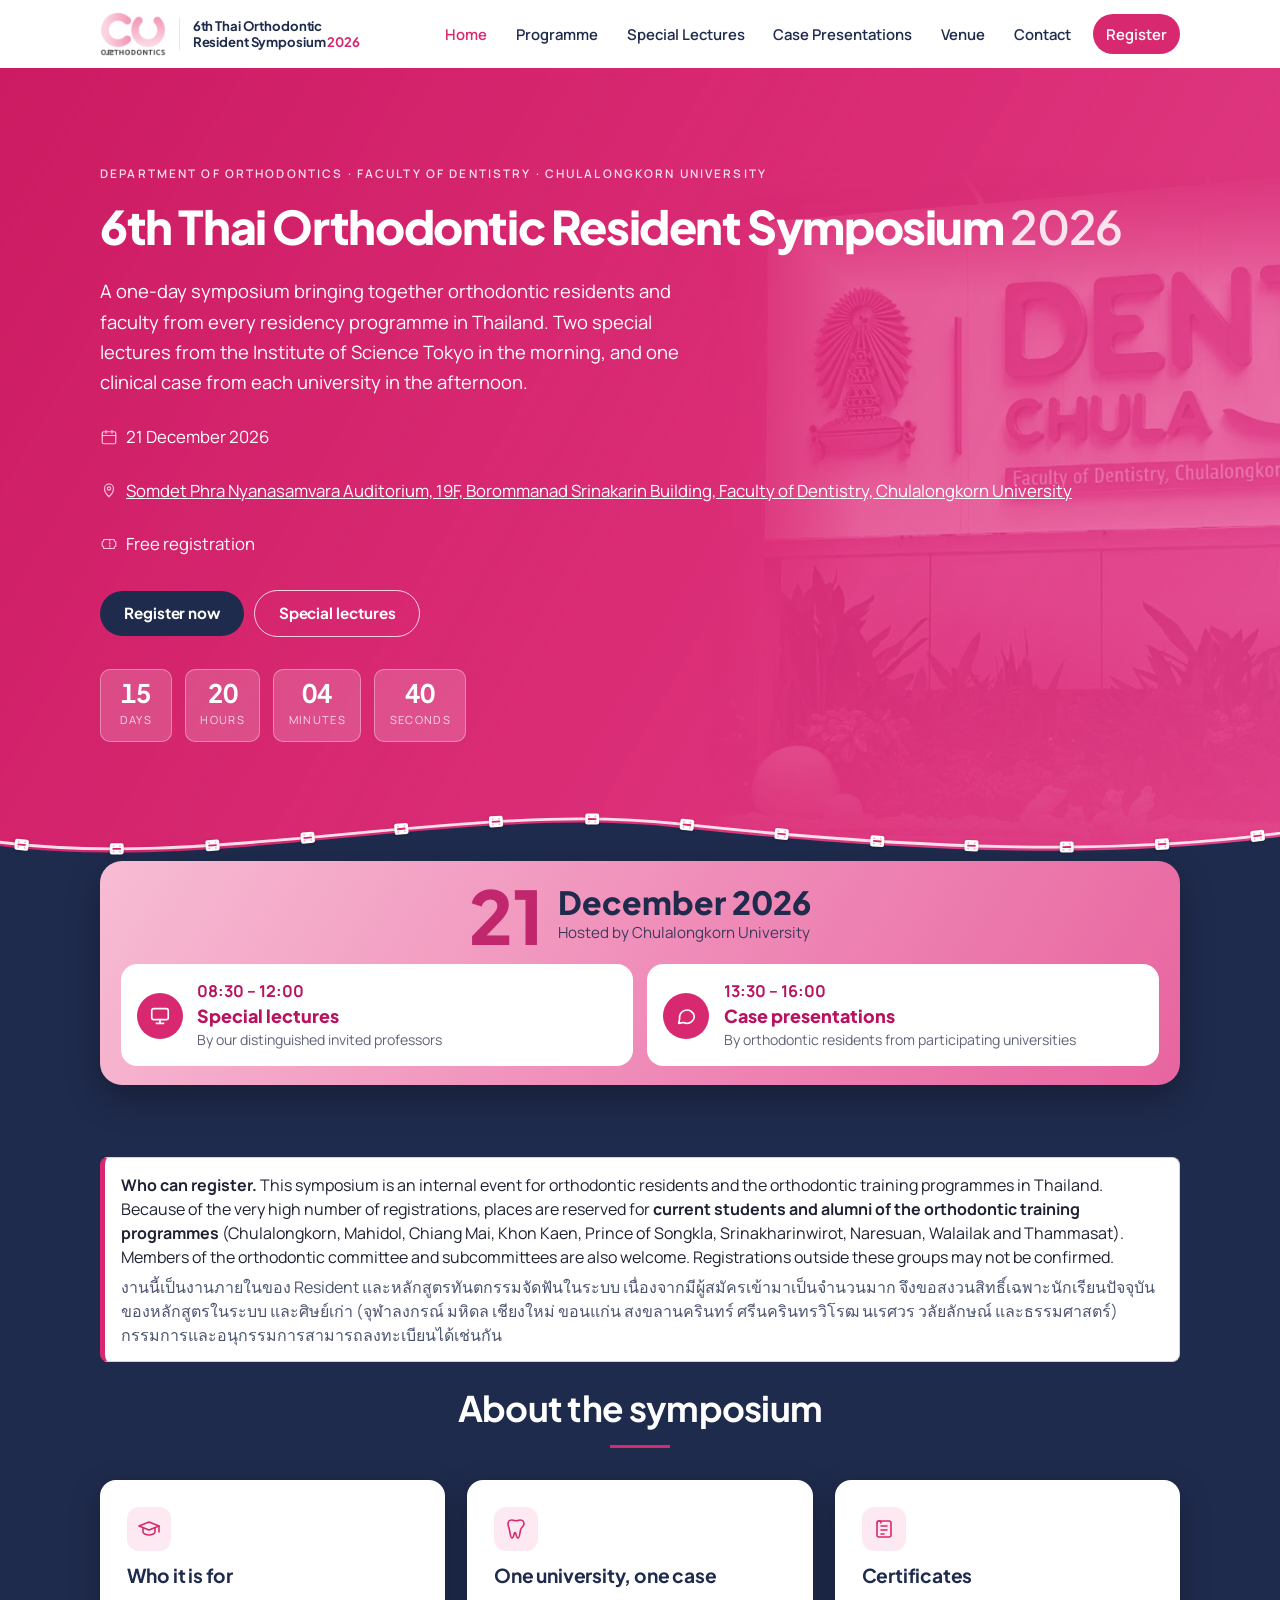
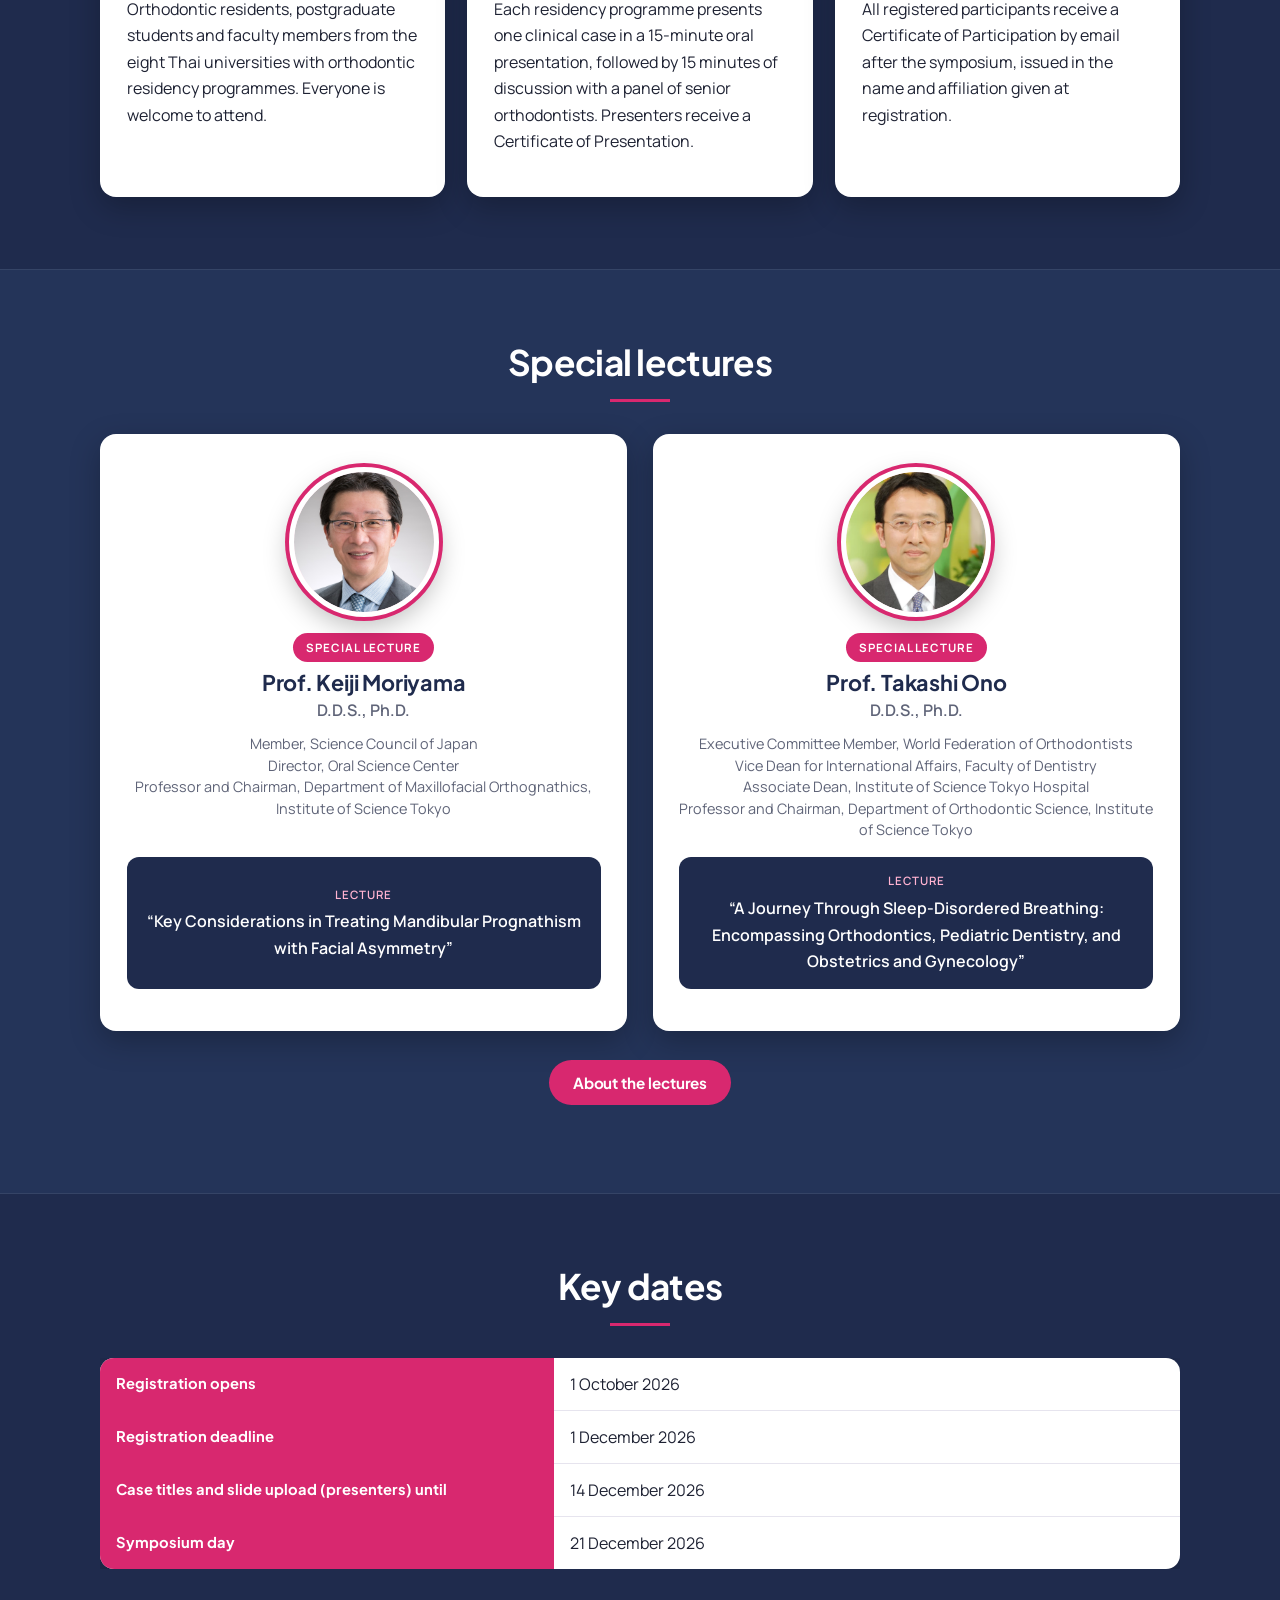
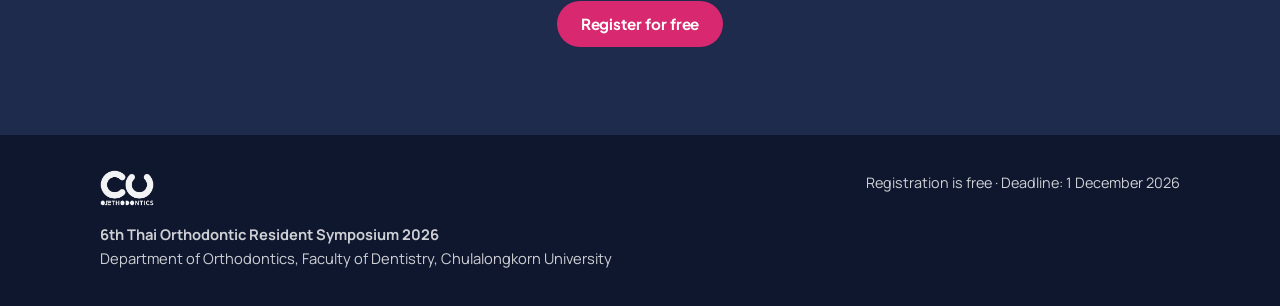
<file: index.html>
<!DOCTYPE html>
<html lang="en">
<head>
<meta charset="utf-8">
<meta name="viewport" content="width=device-width, initial-scale=1">
<title>Home · 6th Thai Orthodontic Resident Symposium 2026</title>
<meta name="description" content="6th Thai Orthodontic Resident Symposium 2026, Department of Orthodontics, Faculty of Dentistry, Chulalongkorn University. Free registration.">
<link rel="icon" type="image/png" href="assets/favicon.png">
<link rel="preconnect" href="https://fonts.googleapis.com">
<link href="https://fonts.googleapis.com/css2?family=Plus+Jakarta+Sans:wght@500;600;700;800&family=Manrope:wght@400;500;600;700&family=Cormorant+Garamond:ital,wght@0,600;1,500&display=swap" rel="stylesheet">
<script>if(!matchMedia("(prefers-reduced-motion: reduce)").matches&&"IntersectionObserver" in window){document.documentElement.classList.add("js");setTimeout(function(){document.documentElement.classList.remove("js")},3000)}</script>
<link rel="stylesheet" href="css/style.css?v=20261125b">
</head>
<body>
<header class="site-header">
  <div class="wrap nav-wrap">
    <a class="brand" href="index.html"><img src="assets/orthocu-600.png" alt="OrthoCU, Department of Orthodontics, Chulalongkorn University"><span>6th Thai Orthodontic<br>Resident Symposium <b>2026</b></span></a>
    <button class="nav-toggle" aria-label="Menu" aria-expanded="false"><svg viewBox="0 0 24 24" width="22" height="22" fill="none" stroke="currentColor" stroke-width="2" stroke-linecap="round" aria-hidden="true"><path d="M4 7h16M4 12h16M4 17h16"/></svg></button>
    <nav class="nav">
      <a href="index.html">Home</a>
      <a href="programme.html">Programme</a>
      <a href="speakers.html">Special Lectures</a>
      <a href="call.html">Case Presentations</a>
      <a href="venue.html">Venue</a>
      <a href="contact.html">Contact</a>
      <a href="register.html" class="btn-nav">Register</a>
    </nav>
  </div>
</header>
<section class="hero">
  <div class="wrap">
  <div class="hero-art" aria-hidden="true">
<svg class="arch" xmlns="http://www.w3.org/2000/svg" viewBox="95 45 409 247" fill="none" stroke="currentColor" stroke-width="2" stroke-linecap="round" stroke-linejoin="round" aria-hidden="true">
  <g class="teeth">
    <rect x="264.1" y="79.7" width="34.0" height="14.0" rx="6.3" transform="rotate(-10.3 281.1 86.7)" pathLength="1" style="--i:0"/>
    <rect x="235.1" y="91.5" width="27.0" height="13.0" rx="5.9" transform="rotate(-27.6 248.6 98.0)" pathLength="1" style="--i:1"/>
    <rect x="206.9" y="108.4" width="30.0" height="16.0" rx="7.2" transform="rotate(-41.1 221.9 116.4)" pathLength="1" style="--i:2"/>
    <rect x="185.4" y="130.5" width="28.0" height="20.0" rx="9.0" transform="rotate(-52.3 199.4 140.5)" pathLength="1" style="--i:3"/>
    <path d="M191.0,140.5 L207.8,140.5" transform="rotate(-52.3 199.4 140.5)" stroke-width="1.2" opacity=".55" pathLength="1" style="--i:3"/>
    <rect x="168.0" y="157.3" width="28.0" height="20.0" rx="9.0" transform="rotate(-61.3 182.0 167.3)" pathLength="1" style="--i:4"/>
    <path d="M173.6,167.3 L190.4,167.3" transform="rotate(-61.3 182.0 167.3)" stroke-width="1.2" opacity=".55" pathLength="1" style="--i:4"/>
    <rect x="145.1" y="188.0" width="42.0" height="30.0" rx="13.5" transform="rotate(-70.6 166.1 203.0)" pathLength="1" style="--i:5"/>
    <path d="M153.5,203.0 L178.7,203.0" transform="rotate(-70.6 166.1 203.0)" stroke-width="1.2" opacity=".55" pathLength="1" style="--i:5"/>
    <rect x="134.7" y="231.4" width="40.0" height="30.0" rx="13.5" transform="rotate(-79.8 154.7 246.4)" pathLength="1" style="--i:6"/>
    <path d="M142.7,246.4 L166.7,246.4" transform="rotate(-79.8 154.7 246.4)" stroke-width="1.2" opacity=".55" pathLength="1" style="--i:6"/>
    <rect x="301.9" y="79.7" width="34.0" height="14.0" rx="6.3" transform="rotate(10.3 318.9 86.7)" pathLength="1" style="--i:7"/>
    <rect x="337.9" y="91.5" width="27.0" height="13.0" rx="5.9" transform="rotate(27.6 351.4 98.0)" pathLength="1" style="--i:8"/>
    <rect x="363.1" y="108.4" width="30.0" height="16.0" rx="7.2" transform="rotate(41.1 378.1 116.4)" pathLength="1" style="--i:9"/>
    <rect x="386.6" y="130.5" width="28.0" height="20.0" rx="9.0" transform="rotate(52.3 400.6 140.5)" pathLength="1" style="--i:10"/>
    <path d="M392.2,140.5 L409.0,140.5" transform="rotate(52.3 400.6 140.5)" stroke-width="1.2" opacity=".55" pathLength="1" style="--i:10"/>
    <rect x="404.0" y="157.3" width="28.0" height="20.0" rx="9.0" transform="rotate(61.3 418.0 167.3)" pathLength="1" style="--i:11"/>
    <path d="M409.6,167.3 L426.4,167.3" transform="rotate(61.3 418.0 167.3)" stroke-width="1.2" opacity=".55" pathLength="1" style="--i:11"/>
    <rect x="412.9" y="188.0" width="42.0" height="30.0" rx="13.5" transform="rotate(70.6 433.9 203.0)" pathLength="1" style="--i:12"/>
    <path d="M421.3,203.0 L446.5,203.0" transform="rotate(70.6 433.9 203.0)" stroke-width="1.2" opacity=".55" pathLength="1" style="--i:12"/>
    <rect x="425.3" y="231.4" width="40.0" height="30.0" rx="13.5" transform="rotate(79.8 445.3 246.4)" pathLength="1" style="--i:13"/>
    <path d="M433.3,246.4 L457.3,246.4" transform="rotate(79.8 445.3 246.4)" stroke-width="1.2" opacity=".55" pathLength="1" style="--i:13"/>
  </g>
  <g class="brackets" stroke-width="1.8">
    <rect x="275.1" y="70.3" width="9.0" height="9.0" rx="1.5" transform="rotate(-10.3 279.6 74.8)" pathLength="1" style="--i:0"/>
    <path d="M275.1,74.8 L284.1,74.8" transform="rotate(-10.3 279.6 74.8)" stroke-width="1" opacity=".7" pathLength="1" style="--i:0"/>
    <rect x="240.2" y="82.7" width="9.0" height="9.0" rx="1.5" transform="rotate(-27.6 244.7 87.2)" pathLength="1" style="--i:1"/>
    <path d="M240.2,87.2 L249.2,87.2" transform="rotate(-27.6 244.7 87.2)" stroke-width="1" opacity=".7" pathLength="1" style="--i:1"/>
    <rect x="210.6" y="100.8" width="9.0" height="9.0" rx="1.5" transform="rotate(-41.1 215.1 105.3)" pathLength="1" style="--i:2"/>
    <path d="M210.6,105.3 L219.6,105.3" transform="rotate(-41.1 215.1 105.3)" stroke-width="1" opacity=".7" pathLength="1" style="--i:2"/>
    <rect x="184.9" y="124.9" width="9.0" height="9.0" rx="1.5" transform="rotate(-52.3 189.4 129.4)" pathLength="1" style="--i:3"/>
    <path d="M184.9,129.4 L193.9,129.4" transform="rotate(-52.3 189.4 129.4)" stroke-width="1" opacity=".7" pathLength="1" style="--i:3"/>
    <rect x="165.7" y="153.5" width="9.0" height="9.0" rx="1.5" transform="rotate(-61.3 170.2 158.0)" pathLength="1" style="--i:4"/>
    <path d="M165.7,158.0 L174.7,158.0" transform="rotate(-61.3 170.2 158.0)" stroke-width="1" opacity=".7" pathLength="1" style="--i:4"/>
    <rect x="142.3" y="187.9" width="12.0" height="12.0" rx="1.5" transform="rotate(-70.6 148.3 193.9)" pathLength="1" style="--i:5"/>
    <path d="M142.3,193.9 L154.3,193.9" transform="rotate(-70.6 148.3 193.9)" stroke-width="1" opacity=".7" pathLength="1" style="--i:5"/>
    <rect x="129.4" y="238.5" width="12.0" height="6" rx="1.5" transform="rotate(-79.8 135.4 241.5)" pathLength="1" style="--i:6"/>
    <rect x="315.9" y="70.3" width="9.0" height="9.0" rx="1.5" transform="rotate(10.3 320.4 74.8)" pathLength="1" style="--i:7"/>
    <path d="M315.9,74.8 L324.9,74.8" transform="rotate(10.3 320.4 74.8)" stroke-width="1" opacity=".7" pathLength="1" style="--i:7"/>
    <rect x="350.8" y="82.7" width="9.0" height="9.0" rx="1.5" transform="rotate(27.6 355.3 87.2)" pathLength="1" style="--i:8"/>
    <path d="M350.8,87.2 L359.8,87.2" transform="rotate(27.6 355.3 87.2)" stroke-width="1" opacity=".7" pathLength="1" style="--i:8"/>
    <rect x="380.4" y="100.8" width="9.0" height="9.0" rx="1.5" transform="rotate(41.1 384.9 105.3)" pathLength="1" style="--i:9"/>
    <path d="M380.4,105.3 L389.4,105.3" transform="rotate(41.1 384.9 105.3)" stroke-width="1" opacity=".7" pathLength="1" style="--i:9"/>
    <rect x="406.1" y="124.9" width="9.0" height="9.0" rx="1.5" transform="rotate(52.3 410.6 129.4)" pathLength="1" style="--i:10"/>
    <path d="M406.1,129.4 L415.1,129.4" transform="rotate(52.3 410.6 129.4)" stroke-width="1" opacity=".7" pathLength="1" style="--i:10"/>
    <rect x="425.3" y="153.5" width="9.0" height="9.0" rx="1.5" transform="rotate(61.3 429.8 158.0)" pathLength="1" style="--i:11"/>
    <path d="M425.3,158.0 L434.3,158.0" transform="rotate(61.3 429.8 158.0)" stroke-width="1" opacity=".7" pathLength="1" style="--i:11"/>
    <rect x="445.7" y="187.9" width="12.0" height="12.0" rx="1.5" transform="rotate(70.6 451.7 193.9)" pathLength="1" style="--i:12"/>
    <path d="M445.7,193.9 L457.7,193.9" transform="rotate(70.6 451.7 193.9)" stroke-width="1" opacity=".7" pathLength="1" style="--i:12"/>
    <rect x="458.6" y="238.5" width="12.0" height="6" rx="1.5" transform="rotate(79.8 464.6 241.5)" pathLength="1" style="--i:13"/>
  </g>
  <path class="wire" d="M135.4,241.5 C137.5,233.5 142.5,207.8 148.3,193.9 C154.1,180.0 163.3,168.8 170.2,158.0 C177.0,147.3 181.9,138.2 189.4,129.4 C196.8,120.6 205.9,112.4 215.1,105.3 C224.4,98.3 234.0,92.3 244.7,87.2 C255.4,82.1 266.9,76.9 279.6,74.8 C292.2,72.8 307.8,72.8 320.4,74.8 C333.1,76.9 344.6,82.1 355.3,87.2 C366.0,92.3 375.6,98.3 384.9,105.3 C394.1,112.4 403.2,120.6 410.6,129.4 C418.1,138.2 423.0,147.3 429.8,158.0 C436.7,168.8 445.9,180.0 451.7,193.9 C457.5,207.8 462.5,233.5 464.6,241.5" stroke-width="2.4" pathLength="1"/>
  <path class="midline" d="M300,74.81383465217232 L300,271.4340308617668" stroke-dasharray="2 6" stroke-width="1" opacity=".35"/>
</svg>
  </div>

    <div class="eyebrow">Department of Orthodontics · Faculty of Dentistry · Chulalongkorn University</div>
    <h1>6th Thai Orthodontic Resident Symposium <span class="year">2026</span></h1>
    <p class="lead">A one-day symposium bringing together orthodontic residents and faculty from every residency programme in Thailand. Two special lectures from the Institute of Science Tokyo in the morning, and one clinical case from each university in the afternoon.</p>
    <div class="meta">
      <span><svg class="ico" viewBox="0 0 24 24" fill="none" stroke="currentColor" stroke-width="1.6" stroke-linecap="round" stroke-linejoin="round" aria-hidden="true"><rect x="3" y="5" width="18" height="16" rx="2"/><path d="M3 10h18M8 3v4M16 3v4"/></svg><span data-config="EVENT_DATE"></span></span>
      <span><svg class="ico" viewBox="0 0 24 24" fill="none" stroke="currentColor" stroke-width="1.6" stroke-linecap="round" stroke-linejoin="round" aria-hidden="true"><path d="M12 21s-6-5.5-6-11a6 6 0 0 1 12 0c0 5.5-6 11-6 11z"/><circle cx="12" cy="10" r="2.2"/></svg><a href="venue.html" style="color:inherit">Somdet Phra Nyanasamvara Auditorium, 19F, Borommanad Srinakarin Building, Faculty of Dentistry, Chulalongkorn University</a></span>
      <span><svg class="ico" viewBox="0 0 24 24" fill="none" stroke="currentColor" stroke-width="1.6" stroke-linecap="round" stroke-linejoin="round" aria-hidden="true"><path d="M3 9a2 2 0 0 0 2-2V6h14v1a2 2 0 0 0 2 2v6a2 2 0 0 0-2 2v1H5v-1a2 2 0 0 0-2-2V9z"/><path d="M13 6v12" stroke-dasharray="2 2"/></svg>Free registration</span>
    </div>
    <div class="hero-actions">
      <a class="btn" href="register.html">Register now</a>
      <a class="btn secondary" href="speakers.html">Special lectures</a>
    </div>
    <div class="countdown" id="countdown" aria-label="Countdown to the symposium">
      <div><b data-cd="d">–</b><span>days</span></div>
      <div><b data-cd="h">–</b><span>hours</span></div>
      <div><b data-cd="m">–</b><span>minutes</span></div>
      <div><b data-cd="s">–</b><span>seconds</span></div>
    </div>
  </div>
  <svg class="hero-wave" viewBox="0 0 1440 90" preserveAspectRatio="xMidYMax slice" aria-hidden="true"><path d="M-200,50 L0,50 C240,90 520,8 760,34 C1000,60 1240,72 1440,40 L1640,40 L1640,140 L-200,140 Z"/><path class="line" d="M-200,46 L0,46 C240,86 520,4 760,30 C1000,56 1240,68 1440,36 L1640,36" fill="none" stroke="rgba(255,255,255,.85)" stroke-width="3"/><g class="wire-brackets"><g transform="translate(51.0,52.7) rotate(5.6)"><rect x="-7.5" y="-6.0" width="15" height="12" rx="2.2" fill="#fff"/><path d="M-4.5,0 H4.5" stroke="#d8286f" stroke-width="2"/><circle cx="-3.5" cy="-3.0" r="1" fill="#f5b3cf"/><circle cx="3.5" cy="-3.0" r="1" fill="#f5b3cf"/><circle cx="-3.5" cy="3.0" r="1" fill="#f5b3cf"/><circle cx="3.5" cy="3.0" r="1" fill="#f5b3cf"/></g><g transform="translate(153.9,57.2) rotate(-0.2)"><rect x="-7.5" y="-6.0" width="15" height="12" rx="2.2" fill="#fff"/><path d="M-4.5,0 H4.5" stroke="#d8286f" stroke-width="2"/><circle cx="-3.5" cy="-3.0" r="1" fill="#f5b3cf"/><circle cx="3.5" cy="-3.0" r="1" fill="#f5b3cf"/><circle cx="-3.5" cy="3.0" r="1" fill="#f5b3cf"/><circle cx="3.5" cy="3.0" r="1" fill="#f5b3cf"/></g><g transform="translate(257.5,53.4) rotate(-3.7)"><rect x="-7.5" y="-6.0" width="15" height="12" rx="2.2" fill="#fff"/><path d="M-4.5,0 H4.5" stroke="#d8286f" stroke-width="2"/><circle cx="-3.5" cy="-3.0" r="1" fill="#f5b3cf"/><circle cx="3.5" cy="-3.0" r="1" fill="#f5b3cf"/><circle cx="-3.5" cy="3.0" r="1" fill="#f5b3cf"/><circle cx="3.5" cy="3.0" r="1" fill="#f5b3cf"/></g><g transform="translate(360.5,45.1) rotate(-5.3)"><rect x="-7.5" y="-6.0" width="15" height="12" rx="2.2" fill="#fff"/><path d="M-4.5,0 H4.5" stroke="#d8286f" stroke-width="2"/><circle cx="-3.5" cy="-3.0" r="1" fill="#f5b3cf"/><circle cx="3.5" cy="-3.0" r="1" fill="#f5b3cf"/><circle cx="-3.5" cy="3.0" r="1" fill="#f5b3cf"/><circle cx="3.5" cy="3.0" r="1" fill="#f5b3cf"/></g><g transform="translate(461.8,35.6) rotate(-5.2)"><rect x="-7.5" y="-6.0" width="15" height="12" rx="2.2" fill="#fff"/><path d="M-4.5,0 H4.5" stroke="#d8286f" stroke-width="2"/><circle cx="-3.5" cy="-3.0" r="1" fill="#f5b3cf"/><circle cx="3.5" cy="-3.0" r="1" fill="#f5b3cf"/><circle cx="-3.5" cy="3.0" r="1" fill="#f5b3cf"/><circle cx="3.5" cy="3.0" r="1" fill="#f5b3cf"/></g><g transform="translate(564.2,27.7) rotate(-3.3)"><rect x="-7.5" y="-6.0" width="15" height="12" rx="2.2" fill="#fff"/><path d="M-4.5,0 H4.5" stroke="#d8286f" stroke-width="2"/><circle cx="-3.5" cy="-3.0" r="1" fill="#f5b3cf"/><circle cx="3.5" cy="-3.0" r="1" fill="#f5b3cf"/><circle cx="-3.5" cy="3.0" r="1" fill="#f5b3cf"/><circle cx="3.5" cy="3.0" r="1" fill="#f5b3cf"/></g><g transform="translate(668.3,24.9) rotate(0.6)"><rect x="-7.5" y="-6.0" width="15" height="12" rx="2.2" fill="#fff"/><path d="M-4.5,0 H4.5" stroke="#d8286f" stroke-width="2"/><circle cx="-3.5" cy="-3.0" r="1" fill="#f5b3cf"/><circle cx="3.5" cy="-3.0" r="1" fill="#f5b3cf"/><circle cx="-3.5" cy="3.0" r="1" fill="#f5b3cf"/><circle cx="3.5" cy="3.0" r="1" fill="#f5b3cf"/></g><g transform="translate(770.8,31.2) rotate(6.1)"><rect x="-7.5" y="-6.0" width="15" height="12" rx="2.2" fill="#fff"/><path d="M-4.5,0 H4.5" stroke="#d8286f" stroke-width="2"/><circle cx="-3.5" cy="-3.0" r="1" fill="#f5b3cf"/><circle cx="3.5" cy="-3.0" r="1" fill="#f5b3cf"/><circle cx="-3.5" cy="3.0" r="1" fill="#f5b3cf"/><circle cx="3.5" cy="3.0" r="1" fill="#f5b3cf"/></g><g transform="translate(873.2,41.1) rotate(5.0)"><rect x="-7.5" y="-6.0" width="15" height="12" rx="2.2" fill="#fff"/><path d="M-4.5,0 H4.5" stroke="#d8286f" stroke-width="2"/><circle cx="-3.5" cy="-3.0" r="1" fill="#f5b3cf"/><circle cx="3.5" cy="-3.0" r="1" fill="#f5b3cf"/><circle cx="-3.5" cy="3.0" r="1" fill="#f5b3cf"/><circle cx="3.5" cy="3.0" r="1" fill="#f5b3cf"/></g><g transform="translate(976.7,48.9) rotate(3.6)"><rect x="-7.5" y="-6.0" width="15" height="12" rx="2.2" fill="#fff"/><path d="M-4.5,0 H4.5" stroke="#d8286f" stroke-width="2"/><circle cx="-3.5" cy="-3.0" r="1" fill="#f5b3cf"/><circle cx="3.5" cy="-3.0" r="1" fill="#f5b3cf"/><circle cx="-3.5" cy="3.0" r="1" fill="#f5b3cf"/><circle cx="3.5" cy="3.0" r="1" fill="#f5b3cf"/></g><g transform="translate(1078.6,53.8) rotate(1.8)"><rect x="-7.5" y="-6.0" width="15" height="12" rx="2.2" fill="#fff"/><path d="M-4.5,0 H4.5" stroke="#d8286f" stroke-width="2"/><circle cx="-3.5" cy="-3.0" r="1" fill="#f5b3cf"/><circle cx="3.5" cy="-3.0" r="1" fill="#f5b3cf"/><circle cx="-3.5" cy="3.0" r="1" fill="#f5b3cf"/><circle cx="3.5" cy="3.0" r="1" fill="#f5b3cf"/></g><g transform="translate(1181.7,55.2) rotate(-0.4)"><rect x="-7.5" y="-6.0" width="15" height="12" rx="2.2" fill="#fff"/><path d="M-4.5,0 H4.5" stroke="#d8286f" stroke-width="2"/><circle cx="-3.5" cy="-3.0" r="1" fill="#f5b3cf"/><circle cx="3.5" cy="-3.0" r="1" fill="#f5b3cf"/><circle cx="-3.5" cy="3.0" r="1" fill="#f5b3cf"/><circle cx="3.5" cy="3.0" r="1" fill="#f5b3cf"/></g><g transform="translate(1284.8,52.1) rotate(-3.2)"><rect x="-7.5" y="-6.0" width="15" height="12" rx="2.2" fill="#fff"/><path d="M-4.5,0 H4.5" stroke="#d8286f" stroke-width="2"/><circle cx="-3.5" cy="-3.0" r="1" fill="#f5b3cf"/><circle cx="3.5" cy="-3.0" r="1" fill="#f5b3cf"/><circle cx="-3.5" cy="3.0" r="1" fill="#f5b3cf"/><circle cx="3.5" cy="3.0" r="1" fill="#f5b3cf"/></g><g transform="translate(1388.2,43.2) rotate(-6.8)"><rect x="-7.5" y="-6.0" width="15" height="12" rx="2.2" fill="#fff"/><path d="M-4.5,0 H4.5" stroke="#d8286f" stroke-width="2"/><circle cx="-3.5" cy="-3.0" r="1" fill="#f5b3cf"/><circle cx="3.5" cy="-3.0" r="1" fill="#f5b3cf"/><circle cx="-3.5" cy="3.0" r="1" fill="#f5b3cf"/><circle cx="3.5" cy="3.0" r="1" fill="#f5b3cf"/></g></g></svg>
</section>

<section class="glance">
  <div class="wrap">
    <div class="date-band">
      <div class="date-head"><span class="day">21</span><div><strong>December 2026</strong><span>Hosted by Chulalongkorn University</span></div></div>
      <div class="sessions">
        <a class="session" href="speakers.html"><span class="sicon"><svg viewBox="0 0 24 24" fill="none" stroke="currentColor" stroke-width="1.8" stroke-linecap="round" stroke-linejoin="round" aria-hidden="true"><rect x="3" y="4" width="18" height="12" rx="2"/><path d="M8 20h8M12 16v4"/></svg></span><div><b>08:30 – 12:00</b><strong>Special lectures</strong><span>By our distinguished invited professors</span></div></a>
        <a class="session" href="call.html"><span class="sicon"><svg viewBox="0 0 24 24" fill="none" stroke="currentColor" stroke-width="1.8" stroke-linecap="round" stroke-linejoin="round" aria-hidden="true"><path d="M21 12a8 8 0 0 1-11.6 7.1L4 20l1-4.6A8 8 0 1 1 21 12z"/></svg></span><div><b>13:30 – 16:00</b><strong>Case presentations</strong><span>By orthodontic residents from participating universities</span></div></a>
      </div>
    </div>
  </div>
</section>

<section>
  <div class="wrap">
    <div class="notice info eligibility"><strong>Who can register.</strong> This symposium is an internal event for orthodontic residents and the orthodontic training programmes in Thailand. Because of the very high number of registrations, places are reserved for <strong>current students and alumni of the orthodontic training programmes</strong> (Chulalongkorn, Mahidol, Chiang Mai, Khon Kaen, Prince of Songkla, Srinakharinwirot, Naresuan, Walailak and Thammasat). Members of the orthodontic committee and subcommittees are also welcome. Registrations outside these groups may not be confirmed.<br><span class="th">งานนี้เป็นงานภายในของ Resident และหลักสูตรทันตกรรมจัดฟันในระบบ เนื่องจากมีผู้สมัครเข้ามาเป็นจำนวนมาก จึงขอสงวนสิทธิ์เฉพาะนักเรียนปัจจุบันของหลักสูตรในระบบ และศิษย์เก่า (จุฬาลงกรณ์ มหิดล เชียงใหม่ ขอนแก่น สงขลานครินทร์ ศรีนครินทรวิโรฒ นเรศวร วลัยลักษณ์ และธรรมศาสตร์) กรรมการและอนุกรรมการสามารถลงทะเบียนได้เช่นกัน</span></div>
    <div class="section-title"><h2>About the symposium</h2><div class="rule"></div></div>
    <div class="grid">
      <div class="card"><div class="icon"><svg class="ico" viewBox="0 0 24 24" fill="none" stroke="currentColor" stroke-width="1.6" stroke-linecap="round" stroke-linejoin="round" aria-hidden="true"><path d="M2 9l10-4 10 4-10 4L2 9z"/><path d="M6 11v4c0 1.5 3 3 6 3s6-1.5 6-3v-4"/><path d="M22 9v6"/></svg></div><h3>Who it is for</h3><p>Orthodontic residents, postgraduate students and faculty members from the eight Thai universities with orthodontic residency programmes. Everyone is welcome to attend.</p></div>
      <div class="card"><div class="icon"><svg class="ico" viewBox="0 0 24 24" fill="none" stroke="currentColor" stroke-width="1.6" stroke-linecap="round" stroke-linejoin="round" aria-hidden="true"><path d="M7.5 3C5 3 4 5 4 7c0 2 1 3.5 1.5 6S6.5 21 8 21c1.2 0 1.8-2.5 2.2-4.5.3-1.3 1.3-1.3 1.6 0 .4 2 1 4.5 2.2 4.5 1.5 0 2-5.5 2.5-8S20 9 20 7c0-2-1-4-3.5-4-1.5 0-2.2.8-4.5.8S9 3 7.5 3z"/></svg></div><h3>One university, one case</h3><p>Each residency programme presents one clinical case in a 15-minute oral presentation, followed by 15 minutes of discussion with a panel of senior orthodontists. Presenters receive a Certificate of Presentation.</p></div>
      <div class="card"><div class="icon"><svg class="ico" viewBox="0 0 24 24" fill="none" stroke="currentColor" stroke-width="1.6" stroke-linecap="round" stroke-linejoin="round" aria-hidden="true"><path d="M6 4h11a2 2 0 0 1 2 2v12a2 2 0 0 1-2 2H7a2 2 0 0 1-2-2V6"/><path d="M9 9h6M9 13h6M9 17h3"/><path d="M5 6a2 2 0 1 1 4 0v0"/></svg></div><h3>Certificates</h3><p>All registered participants receive a Certificate of Participation by email after the symposium, issued in the name and affiliation given at registration.</p></div>
    </div>
  </div>
</section>


<section class="alt">
  <div class="wrap">
    <div class="section-title"><h2>Special lectures</h2><div class="rule"></div></div>
    <div class="speakers">
    <div class="card speaker">
      <div class="photo"><img src="assets/speakers/moriyama.jpg?v=2" alt="Prof. Keiji Moriyama" onerror="this.remove()">KM</div>
      <span class="pill">Special lecture</span>
      <h3>Prof. Keiji Moriyama</h3>
      <div class="deg">D.D.S., Ph.D.</div>
      <p class="aff">Member, Science Council of Japan<br>Director, Oral Science Center<br>Professor and Chairman, Department of Maxillofacial Orthognathics, Institute of Science Tokyo</p>
      <div class="talk"><small>Lecture</small>&ldquo;Key Considerations in Treating Mandibular Prognathism with Facial Asymmetry&rdquo;</div>
      
    </div>
    <div class="card speaker">
      <div class="photo"><img src="assets/speakers/ono.jpg?v=3" alt="Prof. Takashi Ono" onerror="this.remove()">TO</div>
      <span class="pill">Special lecture</span>
      <h3>Prof. Takashi Ono</h3>
      <div class="deg">D.D.S., Ph.D.</div>
      <p class="aff">Executive Committee Member, World Federation of Orthodontists<br>Vice Dean for International Affairs, Faculty of Dentistry<br>Associate Dean, Institute of Science Tokyo Hospital<br>Professor and Chairman, Department of Orthodontic Science, Institute of Science Tokyo</p>
      <div class="talk"><small>Lecture</small>&ldquo;A Journey Through Sleep-Disordered Breathing: Encompassing Orthodontics, Pediatric Dentistry, and Obstetrics and Gynecology&rdquo;</div>
      
    </div>
    </div>
    <p style="text-align:center;margin-top:1.8rem"><a class="btn navy" href="speakers.html">About the lectures</a></p>
  </div>
</section>
<section>
  <div class="wrap">
    <div class="section-title"><h2>Key dates</h2><div class="rule"></div></div>
    <div class="table-wrap">
    <table class="dates">
      <tr><th>Registration opens</th><td>1 October 2026</td></tr>
      <tr><th>Registration deadline</th><td><span data-config="REGISTRATION_DEADLINE"></span></td></tr>
      <tr><th>Case titles and slide upload (presenters) until</th><td><span data-config="CASE_TITLE_DEADLINE"></span></td></tr>
      <tr><th>Symposium day</th><td><span data-config="EVENT_DATE"></span></td></tr>
    </table>
    </div>
    <p style="text-align:center;margin-top:2rem"><a class="btn navy" href="register.html">Register for free</a></p>
  </div>
</section>

<footer class="site-footer">
  <div class="wrap">
    <div>
      <img class="footer-logo" src="assets/orthocu-white.png" alt="OrthoCU"><br>
      <strong>6th Thai Orthodontic Resident Symposium 2026</strong><br>
      Department of Orthodontics, Faculty of Dentistry, Chulalongkorn University
    </div>
    <div>
      <span data-contact>Questions? <a data-mailto href="#"></a><br></span>
      <span class="small">Registration is free · Deadline: <span data-config="REGISTRATION_DEADLINE"></span></span>
    </div>
  </div>
</footer>
<script src="js/config.js?v=20261125b"></script>
<script src="js/main.js?v=20261125b"></script>

</body>
</html>
</file>
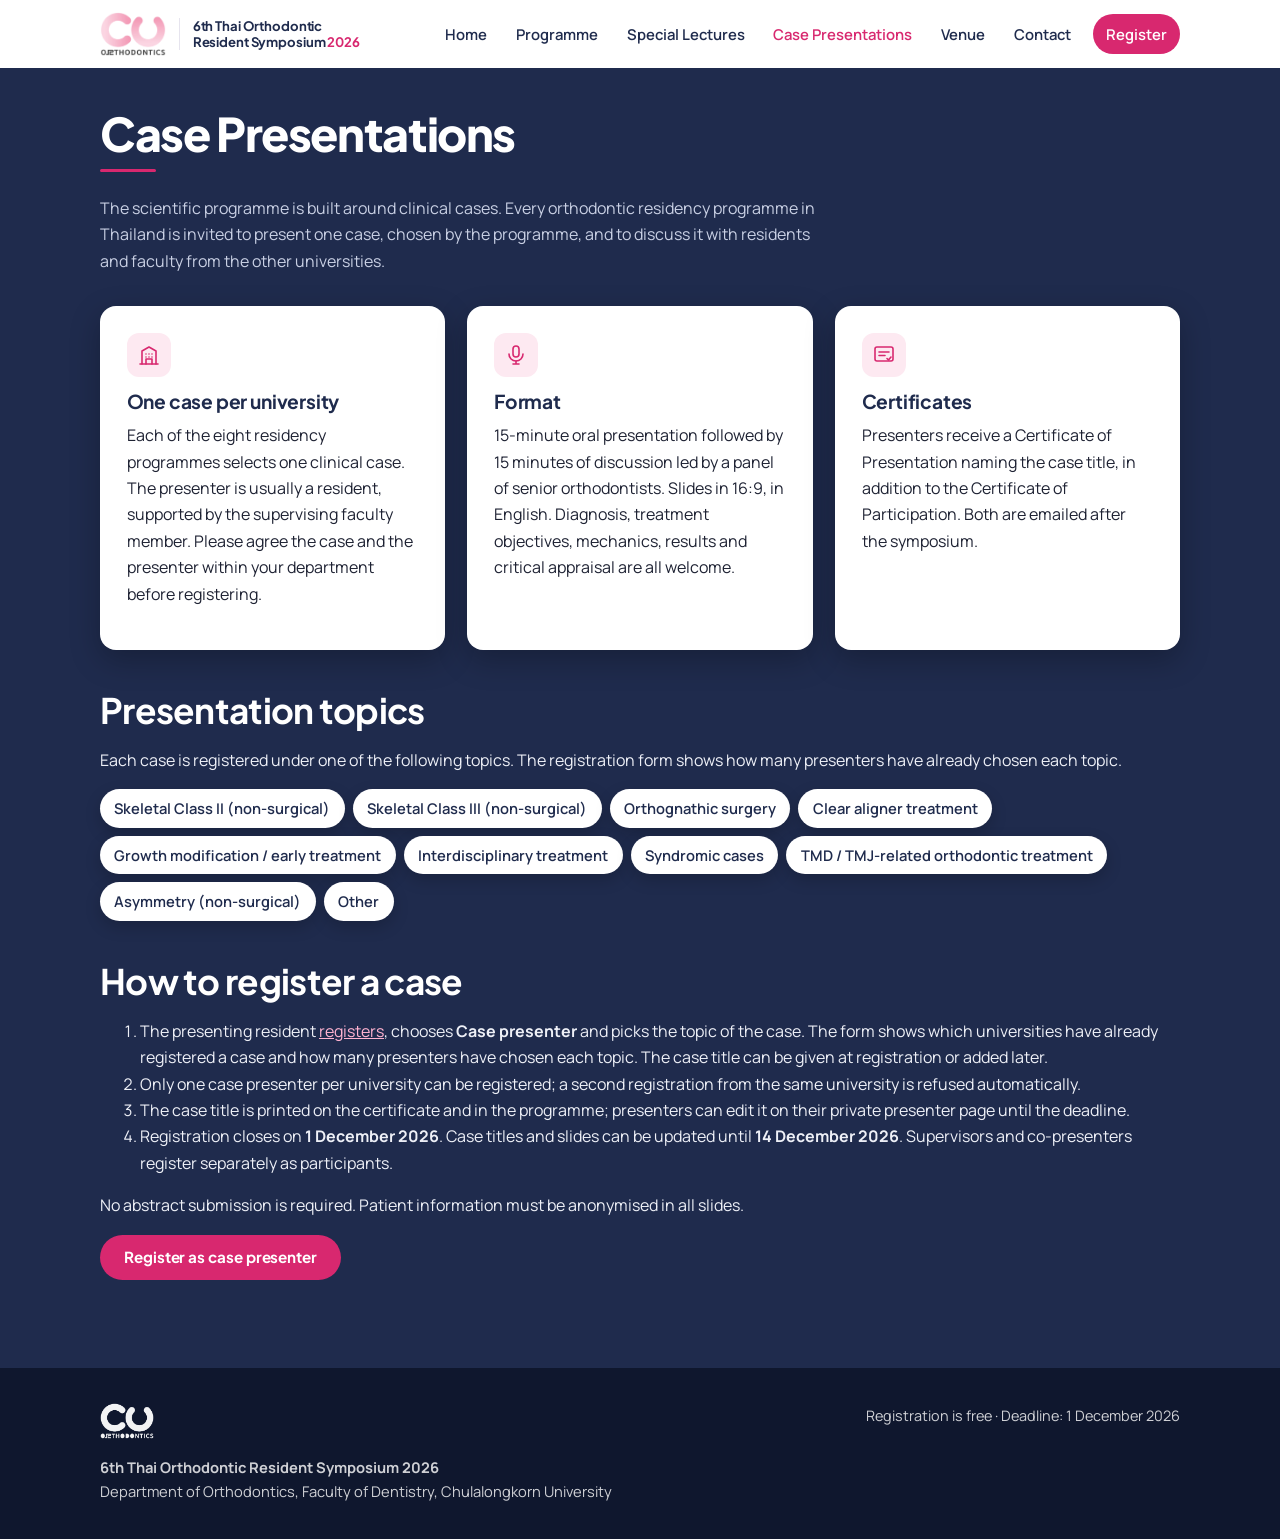
<file: call.html>
<!DOCTYPE html>
<html lang="en">
<head>
<meta charset="utf-8">
<meta name="viewport" content="width=device-width, initial-scale=1">
<title>Case Presentations · 6th Thai Orthodontic Resident Symposium 2026</title>
<meta name="description" content="6th Thai Orthodontic Resident Symposium 2026, Department of Orthodontics, Faculty of Dentistry, Chulalongkorn University. Free registration.">
<link rel="icon" type="image/png" href="assets/favicon.png">
<link rel="preconnect" href="https://fonts.googleapis.com">
<link href="https://fonts.googleapis.com/css2?family=Plus+Jakarta+Sans:wght@500;600;700;800&family=Manrope:wght@400;500;600;700&family=Cormorant+Garamond:ital,wght@0,600;1,500&display=swap" rel="stylesheet">
<script>if(!matchMedia("(prefers-reduced-motion: reduce)").matches&&"IntersectionObserver" in window){document.documentElement.classList.add("js");setTimeout(function(){document.documentElement.classList.remove("js")},3000)}</script>
<link rel="stylesheet" href="css/style.css?v=20261125b">
</head>
<body>
<header class="site-header">
  <div class="wrap nav-wrap">
    <a class="brand" href="index.html"><img src="assets/orthocu-600.png" alt="OrthoCU, Department of Orthodontics, Chulalongkorn University"><span>6th Thai Orthodontic<br>Resident Symposium <b>2026</b></span></a>
    <button class="nav-toggle" aria-label="Menu" aria-expanded="false"><svg viewBox="0 0 24 24" width="22" height="22" fill="none" stroke="currentColor" stroke-width="2" stroke-linecap="round" aria-hidden="true"><path d="M4 7h16M4 12h16M4 17h16"/></svg></button>
    <nav class="nav">
      <a href="index.html">Home</a>
      <a href="programme.html">Programme</a>
      <a href="speakers.html">Special Lectures</a>
      <a href="call.html">Case Presentations</a>
      <a href="venue.html">Venue</a>
      <a href="contact.html">Contact</a>
      <a href="register.html" class="btn-nav">Register</a>
    </nav>
  </div>
</header>
<section class="page-title"><div class="wrap">
  <h1>Case Presentations</h1>
  <p>The scientific programme is built around clinical cases. Every orthodontic residency programme in Thailand is invited to present one case, chosen by the programme, and to discuss it with residents and faculty from the other universities.</p>
</div></section>
<section style="padding-top:0"><div class="wrap">
  <div class="grid reveal-group">
    <div class="card"><div class="icon"><svg class="ico" viewBox="0 0 24 24" fill="none" stroke="currentColor" stroke-width="1.6" stroke-linecap="round" stroke-linejoin="round" aria-hidden="true"><path d="M3 21h18"/><path d="M5 21V8l7-4 7 4v13"/><path d="M9 21v-5h6v5"/><path d="M9 11h.01M12 11h.01M15 11h.01M9 14h.01M12 14h.01M15 14h.01"/></svg></div><h3>One case per university</h3>
      <p>Each of the eight residency programmes selects one clinical case. The presenter is usually a resident, supported by the supervising faculty member. Please agree the case and the presenter within your department before registering.</p></div>
    <div class="card"><div class="icon"><svg class="ico" viewBox="0 0 24 24" fill="none" stroke="currentColor" stroke-width="1.6" stroke-linecap="round" stroke-linejoin="round" aria-hidden="true"><rect x="9" y="3" width="6" height="11" rx="3"/><path d="M5 11a7 7 0 0 0 14 0"/><path d="M12 18v3M9 21h6"/></svg></div><h3>Format</h3>
      <p>15-minute oral presentation followed by 15 minutes of discussion led by a panel of senior orthodontists. Slides in 16:9, in English. Diagnosis, treatment objectives, mechanics, results and critical appraisal are all welcome.</p></div>
    <div class="card"><div class="icon"><svg class="ico" viewBox="0 0 24 24" fill="none" stroke="currentColor" stroke-width="1.6" stroke-linecap="round" stroke-linejoin="round" aria-hidden="true"><rect x="3" y="4" width="18" height="14" rx="2"/><path d="M7 9h10M7 12.5h6"/><path d="M15 15.5l1.5 1.5L19 14"/></svg></div><h3>Certificates</h3>
      <p>Presenters receive a Certificate of Presentation naming the case title, in addition to the Certificate of Participation. Both are emailed after the symposium.</p></div>
  </div>

  <h2 style="margin-top:2.5rem">Presentation topics</h2>
  <p>Each case is registered under one of the following topics. The registration form shows how many presenters have already chosen each topic.</p>
  <ul class="topics">
    <li>Skeletal Class II (non-surgical)</li>
    <li>Skeletal Class III (non-surgical)</li>
    <li>Orthognathic surgery</li>
    <li>Clear aligner treatment</li>
    <li>Growth modification / early treatment</li>
    <li>Interdisciplinary treatment</li>
    <li>Syndromic cases</li>
    <li>TMD / TMJ-related orthodontic treatment</li>
    <li>Asymmetry (non-surgical)</li>
    <li>Other</li>
  </ul>

  <h2 style="margin-top:2.5rem">How to register a case</h2>
  <ol>
    <li>The presenting resident <a href="register.html">registers</a>, chooses <strong>Case presenter</strong> and picks the topic of the case. The form shows which universities have already registered a case and how many presenters have chosen each topic. The case title can be given at registration or added later.</li>
    <li>Only one case presenter per university can be registered; a second registration from the same university is refused automatically.</li>
    <li>The case title is printed on the certificate and in the programme; presenters can edit it on their private presenter page until the deadline.</li>
    <li>Registration closes on <strong><span data-config="REGISTRATION_DEADLINE"></span></strong>. Case titles and slides can be updated until <strong><span data-config="CASE_TITLE_DEADLINE"></span></strong>. Supervisors and co-presenters register separately as participants.</li>
  </ol>
  <p>No abstract submission is required. Patient information must be anonymised in all slides.</p>
  <p><a class="btn navy" href="register.html">Register as case presenter</a></p>
</div></section>
<footer class="site-footer">
  <div class="wrap">
    <div>
      <img class="footer-logo" src="assets/orthocu-white.png" alt="OrthoCU"><br>
      <strong>6th Thai Orthodontic Resident Symposium 2026</strong><br>
      Department of Orthodontics, Faculty of Dentistry, Chulalongkorn University
    </div>
    <div>
      <span data-contact>Questions? <a data-mailto href="#"></a><br></span>
      <span class="small">Registration is free · Deadline: <span data-config="REGISTRATION_DEADLINE"></span></span>
    </div>
  </div>
</footer>
<script src="js/config.js?v=20261125b"></script>
<script src="js/main.js?v=20261125b"></script>

</body>
</html>
</file>
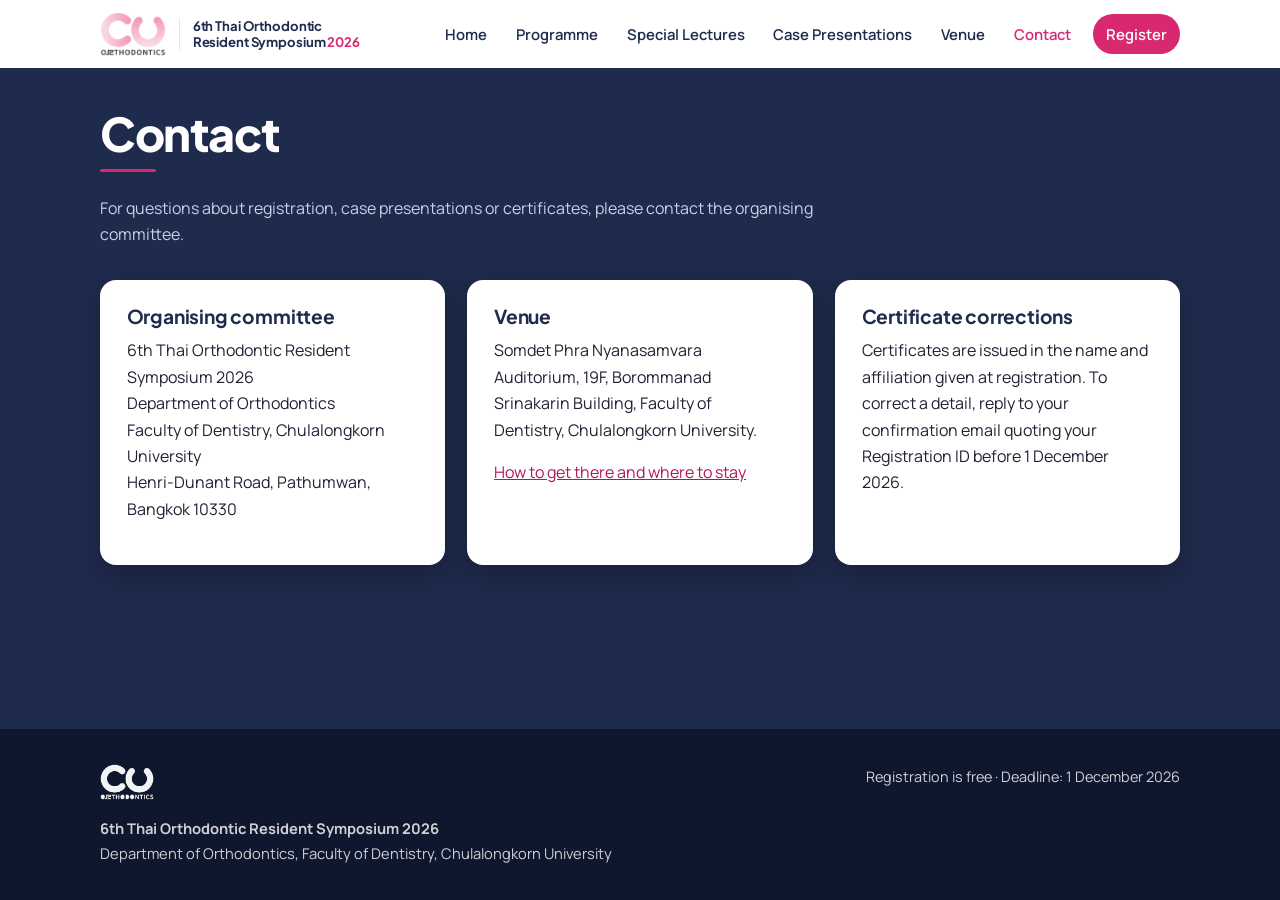
<file: contact.html>
<!DOCTYPE html>
<html lang="en">
<head>
<meta charset="utf-8">
<meta name="viewport" content="width=device-width, initial-scale=1">
<title>Contact · 6th Thai Orthodontic Resident Symposium 2026</title>
<meta name="description" content="6th Thai Orthodontic Resident Symposium 2026, Department of Orthodontics, Faculty of Dentistry, Chulalongkorn University. Free registration.">
<link rel="icon" type="image/png" href="assets/favicon.png">
<link rel="preconnect" href="https://fonts.googleapis.com">
<link href="https://fonts.googleapis.com/css2?family=Plus+Jakarta+Sans:wght@500;600;700;800&family=Manrope:wght@400;500;600;700&family=Cormorant+Garamond:ital,wght@0,600;1,500&display=swap" rel="stylesheet">
<script>if(!matchMedia("(prefers-reduced-motion: reduce)").matches&&"IntersectionObserver" in window){document.documentElement.classList.add("js");setTimeout(function(){document.documentElement.classList.remove("js")},3000)}</script>
<link rel="stylesheet" href="css/style.css?v=20261125b">
</head>
<body>
<header class="site-header">
  <div class="wrap nav-wrap">
    <a class="brand" href="index.html"><img src="assets/orthocu-600.png" alt="OrthoCU, Department of Orthodontics, Chulalongkorn University"><span>6th Thai Orthodontic<br>Resident Symposium <b>2026</b></span></a>
    <button class="nav-toggle" aria-label="Menu" aria-expanded="false"><svg viewBox="0 0 24 24" width="22" height="22" fill="none" stroke="currentColor" stroke-width="2" stroke-linecap="round" aria-hidden="true"><path d="M4 7h16M4 12h16M4 17h16"/></svg></button>
    <nav class="nav">
      <a href="index.html">Home</a>
      <a href="programme.html">Programme</a>
      <a href="speakers.html">Special Lectures</a>
      <a href="call.html">Case Presentations</a>
      <a href="venue.html">Venue</a>
      <a href="contact.html">Contact</a>
      <a href="register.html" class="btn-nav">Register</a>
    </nav>
  </div>
</header>
<section class="page-title"><div class="wrap">
  <h1>Contact</h1>
  <p>For questions about registration, case presentations or certificates, please contact the organising committee.</p>
</div></section>
<section style="padding-top:0"><div class="wrap">
  <div class="grid">
    <div class="card"><h3>Organising committee</h3>
      <p>6th Thai Orthodontic Resident Symposium 2026<br>Department of Orthodontics<br>Faculty of Dentistry, Chulalongkorn University<br>Henri-Dunant Road, Pathumwan, Bangkok 10330</p>
      <p data-contact><a data-mailto href="#"></a></p></div>
    <div class="card"><h3>Venue</h3>
      <p>Somdet Phra Nyanasamvara Auditorium, 19F, Borommanad Srinakarin Building, Faculty of Dentistry, Chulalongkorn University.</p>
      <p><a href="venue.html">How to get there and where to stay</a></p></div>
    <div class="card"><h3>Certificate corrections</h3>
      <p>Certificates are issued in the name and affiliation given at registration. To correct a detail, reply to your confirmation email quoting your Registration ID before <span data-config="REGISTRATION_DEADLINE"></span>.</p></div>
  </div>
</div></section>

<footer class="site-footer">
  <div class="wrap">
    <div>
      <img class="footer-logo" src="assets/orthocu-white.png" alt="OrthoCU"><br>
      <strong>6th Thai Orthodontic Resident Symposium 2026</strong><br>
      Department of Orthodontics, Faculty of Dentistry, Chulalongkorn University
    </div>
    <div>
      <span data-contact>Questions? <a data-mailto href="#"></a><br></span>
      <span class="small">Registration is free · Deadline: <span data-config="REGISTRATION_DEADLINE"></span></span>
    </div>
  </div>
</footer>
<script src="js/config.js?v=20261125b"></script>
<script src="js/main.js?v=20261125b"></script>

</body>
</html>
</file>
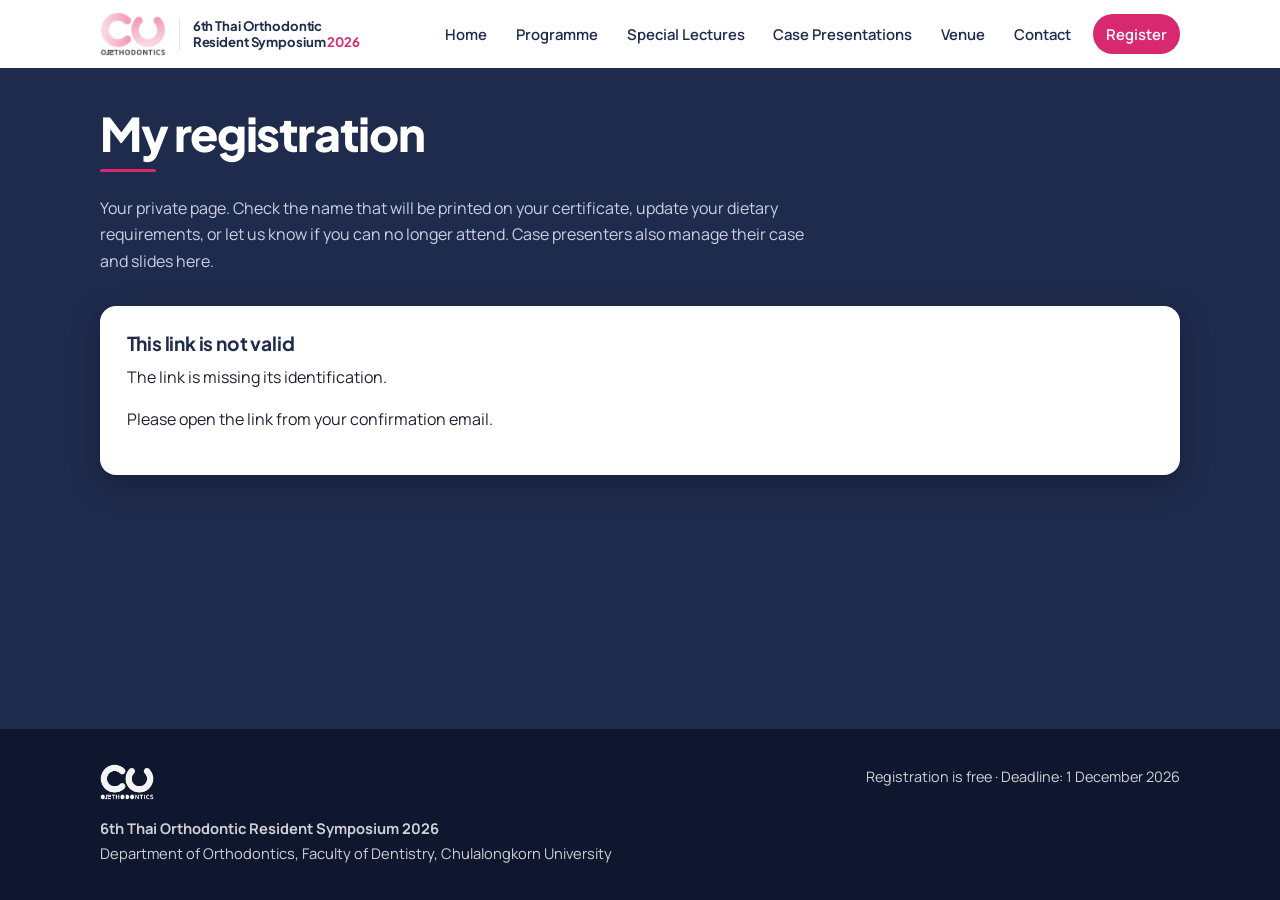
<file: my.html>
<!DOCTYPE html>
<html lang="en">
<head>
<meta charset="utf-8">
<meta name="viewport" content="width=device-width, initial-scale=1">
<title>My registration · 6th Thai Orthodontic Resident Symposium 2026</title>
<meta name="description" content="Your private registration page for the 6th Thai Orthodontic Resident Symposium 2026.">
<meta name="robots" content="noindex">
<link rel="icon" type="image/png" href="assets/favicon.png">
<link rel="manifest" href="manifest.webmanifest">
<meta name="theme-color" content="#d8286f">
<meta name="apple-mobile-web-app-capable" content="yes">
<meta name="apple-mobile-web-app-title" content="TORS 2026">
<meta name="apple-mobile-web-app-status-bar-style" content="default">
<link rel="apple-touch-icon" href="assets/icon-192.png">
<link rel="preconnect" href="https://fonts.googleapis.com">
<link href="https://fonts.googleapis.com/css2?family=Plus+Jakarta+Sans:wght@500;600;700;800&family=Manrope:wght@400;500;600;700&family=Cormorant+Garamond:ital,wght@0,600;1,500&display=swap" rel="stylesheet">
<script>if(!matchMedia("(prefers-reduced-motion: reduce)").matches&&"IntersectionObserver" in window){document.documentElement.classList.add("js");setTimeout(function(){document.documentElement.classList.remove("js")},3000)}</script>
<link rel="stylesheet" href="css/style.css?v=20261125b">
</head>
<body>
<header class="site-header">
  <div class="wrap nav-wrap">
    <a class="brand" href="index.html"><img src="assets/orthocu-600.png" alt="OrthoCU, Department of Orthodontics, Chulalongkorn University"><span>6th Thai Orthodontic<br>Resident Symposium <b>2026</b></span></a>
    <button class="nav-toggle" aria-label="Menu" aria-expanded="false"><svg viewBox="0 0 24 24" width="22" height="22" fill="none" stroke="currentColor" stroke-width="2" stroke-linecap="round" aria-hidden="true"><path d="M4 7h16M4 12h16M4 17h16"/></svg></button>
    <nav class="nav">
      <a href="index.html">Home</a>
      <a href="programme.html">Programme</a>
      <a href="speakers.html">Special Lectures</a>
      <a href="call.html">Case Presentations</a>
      <a href="venue.html">Venue</a>
      <a href="contact.html">Contact</a>
      <a href="register.html" class="btn-nav">Register</a>
    </nav>
  </div>
</header>

<section class="page-title"><div class="wrap">
  <h1>My registration</h1>
  <p>Your private page. Check the name that will be printed on your certificate, update your dietary requirements, or let us know if you can no longer attend. Case presenters also manage their case and slides here.</p>
</div></section>

<section style="padding-top:0"><div class="wrap">

  <div id="loading" class="notice info">Loading your details…</div>
  <div id="invalid" class="card" hidden>
    <h3>This link is not valid</h3>
    <p id="invalidMsg"></p>
    <p>Please open the link from your confirmation email. <span data-contact>If you no longer have it, email <a data-mailto href="#"></a> quoting your name and university and we will resend it.</span></p>
  </div>

  <div id="profile" class="form-layout" hidden>
    <div>
      <div id="cancelledBox" class="notice error" hidden>
        <strong>Your registration is cancelled.</strong> You will not receive a certificate and your seat is released.
        Changed your mind? <button type="button" id="reinstateBtn" class="btn navy small" style="margin-left:.4rem">Reinstate my registration</button>
      </div>
      <div id="regLockedBox" class="notice info" hidden></div>
      <div id="formError" class="notice error" hidden></div>
      <div id="saved" class="notice ok" hidden>Saved. Thank you!</div>

      <form id="profileForm" class="reg" novalidate>
        <fieldset>
          <legend>Your details</legend>
          <dl class="details">
            <dt>Registration ID</dt><dd id="pId"></dd>
            <dt>Role</dt><dd id="pRole"></dd>
            <dt>University</dt><dd id="pUni"></dd>
            <dt>Email</dt><dd id="pEmail"></dd>
          </dl>
          <div class="row">
            <div class="field third">
              <label for="title">Title <span class="req">*</span></label>
              <select id="title">
                <option value="">Select…</option>
                <option>Mr.</option><option>Ms.</option><option>Dr.</option>
                <option>Asst. Prof.</option><option>Assoc. Prof.</option><option>Prof.</option>
              </select>
            </div>
            <div class="field third">
              <label for="first_name">First name <span class="req">*</span></label>
              <input type="text" id="first_name" maxlength="80" autocomplete="given-name">
              <span class="field-error"></span>
            </div>
            <div class="field third">
              <label for="surname">Surname <span class="req">*</span></label>
              <input type="text" id="surname" maxlength="80" autocomplete="family-name">
              <span class="field-error"></span>
            </div>
          </div>
          <p class="hint">Printed on your certificate exactly as written, in English letters: <strong id="certPreview"></strong></p>
          <div class="field">
            <label for="position">Position <span class="req">*</span></label>
            <select id="position">
              <option value="">Select…</option>
              <option>Resident – Year 1</option><option>Resident – Year 2</option><option>Resident – Year 3</option>
              <option>Higher Graduate Diploma – Year 1</option><option>Higher Graduate Diploma – Year 2</option><option>Higher Graduate Diploma – Year 3</option>
              <option>Faculty member</option><option>PhD student</option><option>Master's student</option><option>Committee member (กรรมการ / อนุกรรมการ)</option><option>Other</option>
            </select>
          </div>
          <div class="field">
            <label for="dietary">Dietary requirements <span class="muted">(optional)</span></label>
            <input type="text" id="dietary" maxlength="200" placeholder="e.g. vegetarian, halal, no seafood">
          </div>
          <button type="submit" id="saveProfileBtn" class="btn navy">Save my details</button>
          <p class="hint" style="margin-top:.8rem">Changes are possible until <strong id="regDeadline"></strong>. To change your university or email, contact the organisers.</p>
        </fieldset>
      </form>

      <form id="presenterForm" class="reg" novalidate hidden>
        <div id="lockedBox" class="notice info" hidden></div>
        <fieldset>
          <legend>Your case</legend>
          <dl class="details">
            <dt>Topic</dt><dd id="pTopic"></dd>
            <dt>Registered title</dt><dd id="pCase"></dd>
          </dl>
          <div class="field">
            <label for="specific_title">Specific title of your case presentation</label>
            <input type="text" id="specific_title" maxlength="300" placeholder="e.g. Camouflage treatment of a skeletal Class III adult with a missing lateral incisor">
            <span class="hint">Printed on your certificate and in the programme. Use normal sentence capitalisation.</span>
            <span class="field-error"></span>
          </div>
          <div class="field">
            <label for="summary">Short summary <span class="muted">(optional, for the programme booklet)</span></label>
            <textarea id="summary" rows="5" maxlength="1500" placeholder="Patient background, main problem list, treatment approach and outcome, in a few sentences. No identifying patient details."></textarea>
            <span class="hint"><span id="summaryCount">0</span>/1500 characters</span>
          </div>
        </fieldset>

        <fieldset>
          <legend>Slides</legend>
          <div id="slidesStatus" class="notice info" hidden></div>
          <div class="field">
            <label for="slidesFile">Upload your slides <span class="muted">(PDF or PowerPoint, up to <span id="maxMb">20</span> MB)</span></label>
            <input type="file" id="slidesFile" accept=".pdf,.ppt,.pptx,.key,application/pdf,application/vnd.ms-powerpoint,application/vnd.openxmlformats-officedocument.presentationml.presentation">
            <span class="hint">Uploading replaces any file you sent earlier. You can update your slides until the deadline.</span>
            <span class="field-error"></span>
          </div>
          <button type="button" id="uploadBtn" class="btn navy" disabled>Upload slides</button>
          <div class="progress" id="uploadProgress" hidden><div></div></div>
          <div class="field" style="margin-top:1.2rem">
            <label for="slides_link">…or share a link instead <span class="muted">(Google Drive, OneDrive, for larger files)</span></label>
            <input type="text" id="slides_link" maxlength="500" placeholder="https://drive.google.com/…">
            <span class="hint">Make sure the link is set to "Anyone with the link can view".</span>
            <span class="field-error"></span>
          </div>
        </fieldset>

        <button type="submit" id="saveBtn" class="btn navy">Save case details</button>
        <p class="hint" id="updatedAt" style="margin-top:.8rem"></p>
      </form>

      <div class="card" id="attendanceCard" style="margin-top:1.6rem">
        <h3>Can no longer attend?</h3>
        <p class="hint">If your plans change, please cancel your registration so we can plan catering and seating. You can reinstate it on this page any time before <strong class="regDeadlineText"></strong>.</p>
        <button type="button" id="cancelBtn" class="btn outline">I can no longer attend</button>
        <div id="cancelConfirm" hidden style="margin-top:.8rem">
          <p><strong>Cancel your registration?</strong> Your seat is released and no certificate will be issued.</p>
          <button type="button" id="cancelYes" class="btn danger">Yes, cancel my registration</button>
          <button type="button" id="cancelNo" class="btn outline">Keep it</button>
        </div>
      </div>
    </div>

    <aside class="preview">
      <div class="card" style="margin-top:0">
        <h3>Keep this page handy</h3>
        <p class="hint">This link is personal. Save it on your phone so you can come back without searching your email.</p>
        <div class="stack-btns">
          <button type="button" id="installBtn" class="btn navy" hidden>Add to home screen</button>
          <button type="button" id="shareBtn" class="btn navy" hidden>Share link to myself</button>
          <button type="button" id="copyBtn" class="btn outline">Copy link</button>
        </div>
        <p class="hint" id="installTip" style="margin-top:.7rem"></p>
      </div>
      <div class="card checklist" id="presenterChecklist" hidden>
        <h3>Presenter checklist</h3>
        <ul>
          <li id="ck1"><span class="dot"></span> Specific title added</li>
          <li id="ck2"><span class="dot"></span> Summary written</li>
          <li id="ck3"><span class="dot"></span> Slides uploaded or linked</li>
        </ul>
        <p class="hint">Deadline: <strong id="deadline"></strong></p>
      </div>
    </aside>
  </div>

</div></section>
<footer class="site-footer">
  <div class="wrap">
    <div>
      <img class="footer-logo" src="assets/orthocu-white.png" alt="OrthoCU"><br>
      <strong>6th Thai Orthodontic Resident Symposium 2026</strong><br>
      Department of Orthodontics, Faculty of Dentistry, Chulalongkorn University
    </div>
    <div>
      <span data-contact>Questions? <a data-mailto href="#"></a><br></span>
      <span class="small">Registration is free · Deadline: <span data-config="REGISTRATION_DEADLINE"></span></span>
    </div>
  </div>
</footer>
<script src="js/config.js?v=20261125b"></script>
<script src="js/main.js?v=20261125b"></script>
<script src="js/my.js?v=20261125b"></script>
</body>
</html>
</file>
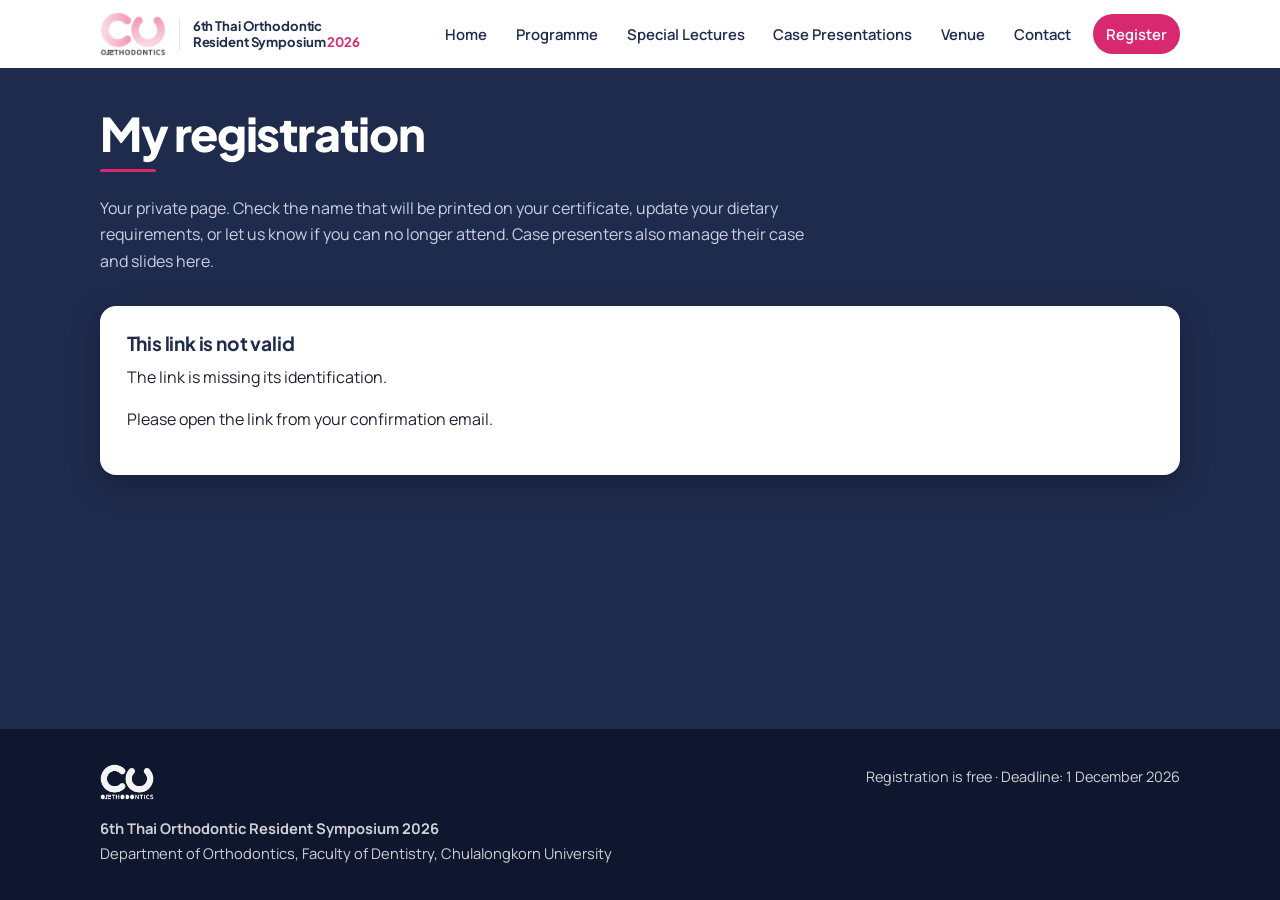
<file: presenter.html>
<!DOCTYPE html>
<html lang="en">
<head>
<meta charset="utf-8">
<title>Redirecting…</title>
<meta name="robots" content="noindex">
<script>location.replace("my.html" + location.search + location.hash);</script>
<meta http-equiv="refresh" content="0; url=my.html">
</head>
<body><p>Redirecting to <a href="my.html">your registration page</a>…</p></body>
</html>
</file>
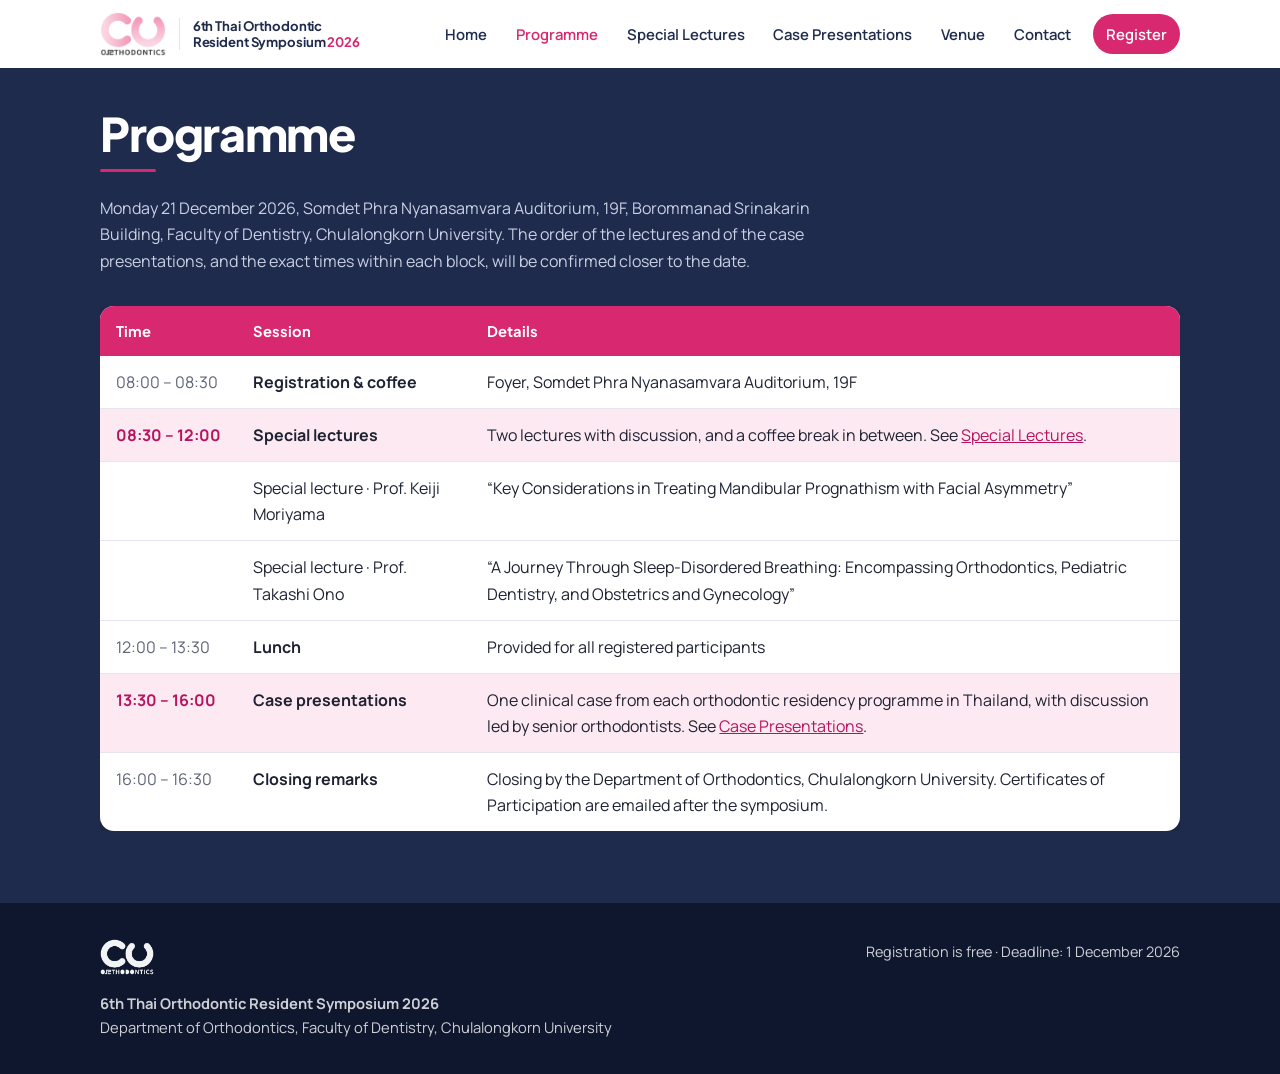
<file: programme.html>
<!DOCTYPE html>
<html lang="en">
<head>
<meta charset="utf-8">
<meta name="viewport" content="width=device-width, initial-scale=1">
<title>Programme · 6th Thai Orthodontic Resident Symposium 2026</title>
<meta name="description" content="6th Thai Orthodontic Resident Symposium 2026, Department of Orthodontics, Faculty of Dentistry, Chulalongkorn University. Free registration.">
<link rel="icon" type="image/png" href="assets/favicon.png">
<link rel="preconnect" href="https://fonts.googleapis.com">
<link href="https://fonts.googleapis.com/css2?family=Plus+Jakarta+Sans:wght@500;600;700;800&family=Manrope:wght@400;500;600;700&family=Cormorant+Garamond:ital,wght@0,600;1,500&display=swap" rel="stylesheet">
<script>if(!matchMedia("(prefers-reduced-motion: reduce)").matches&&"IntersectionObserver" in window){document.documentElement.classList.add("js");setTimeout(function(){document.documentElement.classList.remove("js")},3000)}</script>
<link rel="stylesheet" href="css/style.css?v=20261125b">
</head>
<body>
<header class="site-header">
  <div class="wrap nav-wrap">
    <a class="brand" href="index.html"><img src="assets/orthocu-600.png" alt="OrthoCU, Department of Orthodontics, Chulalongkorn University"><span>6th Thai Orthodontic<br>Resident Symposium <b>2026</b></span></a>
    <button class="nav-toggle" aria-label="Menu" aria-expanded="false"><svg viewBox="0 0 24 24" width="22" height="22" fill="none" stroke="currentColor" stroke-width="2" stroke-linecap="round" aria-hidden="true"><path d="M4 7h16M4 12h16M4 17h16"/></svg></button>
    <nav class="nav">
      <a href="index.html">Home</a>
      <a href="programme.html">Programme</a>
      <a href="speakers.html">Special Lectures</a>
      <a href="call.html">Case Presentations</a>
      <a href="venue.html">Venue</a>
      <a href="contact.html">Contact</a>
      <a href="register.html" class="btn-nav">Register</a>
    </nav>
  </div>
</header>
<section class="page-title"><div class="wrap">
  <h1>Programme</h1>
  <p>Monday 21 December 2026, Somdet Phra Nyanasamvara Auditorium, 19F, Borommanad Srinakarin Building, Faculty of Dentistry, Chulalongkorn University. The order of the lectures and of the case presentations, and the exact times within each block, will be confirmed closer to the date.</p>
</div></section>
<section style="padding-top:0"><div class="wrap">
  <div class="table-wrap">
  <table class="stack">
    <thead><tr><th>Time</th><th>Session</th><th>Details</th></tr></thead>
    <tbody>
      <tr><td class="time">08:00 – 08:30</td><td><strong>Registration &amp; coffee</strong></td><td>Foyer, Somdet Phra Nyanasamvara Auditorium, 19F</td></tr>
      <tr class="block"><td class="time">08:30 – 12:00</td><td><strong>Special lectures</strong></td><td>Two lectures with discussion, and a coffee break in between. See <a href="speakers.html">Special Lectures</a>.</td></tr>
      <tr><td class="time"></td><td>Special lecture · Prof. Keiji Moriyama</td><td>&ldquo;Key Considerations in Treating Mandibular Prognathism with Facial Asymmetry&rdquo;</td></tr>
      <tr><td class="time"></td><td>Special lecture · Prof. Takashi Ono</td><td>&ldquo;A Journey Through Sleep-Disordered Breathing: Encompassing Orthodontics, Pediatric Dentistry, and Obstetrics and Gynecology&rdquo;</td></tr>
      <tr><td class="time">12:00 – 13:30</td><td><strong>Lunch</strong></td><td>Provided for all registered participants</td></tr>
      <tr class="block"><td class="time">13:30 – 16:00</td><td><strong>Case presentations</strong></td><td>One clinical case from each orthodontic residency programme in Thailand, with discussion led by senior orthodontists. See <a href="call.html">Case Presentations</a>.</td></tr>
      <tr><td class="time">16:00 – 16:30</td><td><strong>Closing remarks</strong></td><td>Closing by the Department of Orthodontics, Chulalongkorn University. Certificates of Participation are emailed after the symposium.</td></tr>
    </tbody>
  </table>
  </div>
</div></section>

<footer class="site-footer">
  <div class="wrap">
    <div>
      <img class="footer-logo" src="assets/orthocu-white.png" alt="OrthoCU"><br>
      <strong>6th Thai Orthodontic Resident Symposium 2026</strong><br>
      Department of Orthodontics, Faculty of Dentistry, Chulalongkorn University
    </div>
    <div>
      <span data-contact>Questions? <a data-mailto href="#"></a><br></span>
      <span class="small">Registration is free · Deadline: <span data-config="REGISTRATION_DEADLINE"></span></span>
    </div>
  </div>
</footer>
<script src="js/config.js?v=20261125b"></script>
<script src="js/main.js?v=20261125b"></script>

</body>
</html>
</file>
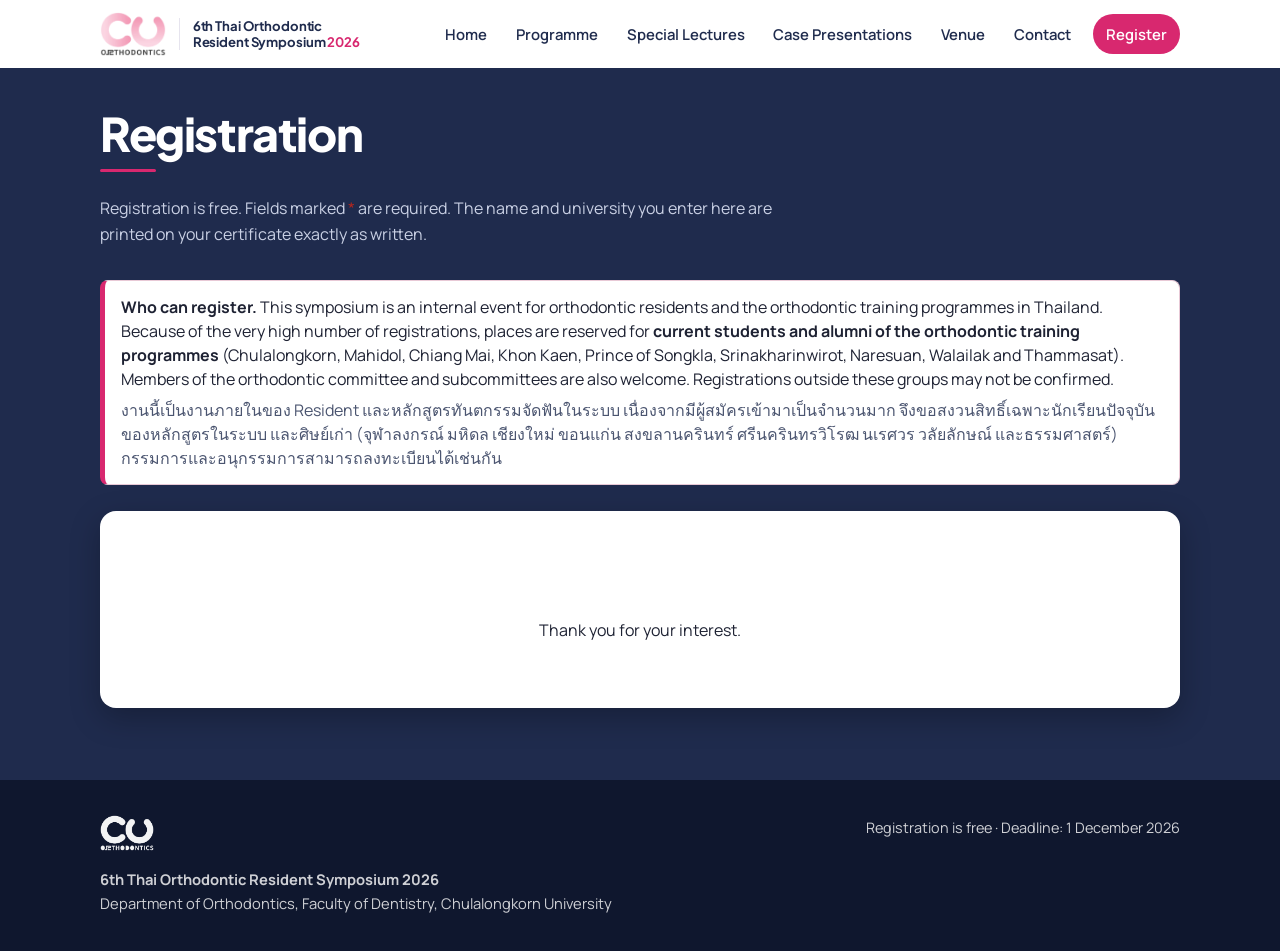
<file: register.html>
<!DOCTYPE html>
<html lang="en">
<head>
<meta charset="utf-8">
<meta name="viewport" content="width=device-width, initial-scale=1">
<title>Registration · 6th Thai Orthodontic Resident Symposium 2026</title>
<meta name="description" content="6th Thai Orthodontic Resident Symposium 2026, Department of Orthodontics, Faculty of Dentistry, Chulalongkorn University. Free registration.">
<link rel="icon" type="image/png" href="assets/favicon.png">
<link rel="preconnect" href="https://fonts.googleapis.com">
<link href="https://fonts.googleapis.com/css2?family=Plus+Jakarta+Sans:wght@500;600;700;800&family=Manrope:wght@400;500;600;700&family=Cormorant+Garamond:ital,wght@0,600;1,500&display=swap" rel="stylesheet">
<script>if(!matchMedia("(prefers-reduced-motion: reduce)").matches&&"IntersectionObserver" in window){document.documentElement.classList.add("js");setTimeout(function(){document.documentElement.classList.remove("js")},3000)}</script>
<link rel="stylesheet" href="css/style.css?v=20261125b">
</head>
<body>
<header class="site-header">
  <div class="wrap nav-wrap">
    <a class="brand" href="index.html"><img src="assets/orthocu-600.png" alt="OrthoCU, Department of Orthodontics, Chulalongkorn University"><span>6th Thai Orthodontic<br>Resident Symposium <b>2026</b></span></a>
    <button class="nav-toggle" aria-label="Menu" aria-expanded="false"><svg viewBox="0 0 24 24" width="22" height="22" fill="none" stroke="currentColor" stroke-width="2" stroke-linecap="round" aria-hidden="true"><path d="M4 7h16M4 12h16M4 17h16"/></svg></button>
    <nav class="nav">
      <a href="index.html">Home</a>
      <a href="programme.html">Programme</a>
      <a href="speakers.html">Special Lectures</a>
      <a href="call.html">Case Presentations</a>
      <a href="venue.html">Venue</a>
      <a href="contact.html">Contact</a>
      <a href="register.html" class="btn-nav">Register</a>
    </nav>
  </div>
</header>
<section class="page-title"><div class="wrap">
  <h1>Registration</h1>
  <p>Registration is free. Fields marked <span style="color:#b3261e">*</span> are required. The name and university you enter here are printed on your certificate exactly as written.</p>
</div></section>

<section style="padding-top:0"><div class="wrap">
  <div class="notice info eligibility"><strong>Who can register.</strong> This symposium is an internal event for orthodontic residents and the orthodontic training programmes in Thailand. Because of the very high number of registrations, places are reserved for <strong>current students and alumni of the orthodontic training programmes</strong> (Chulalongkorn, Mahidol, Chiang Mai, Khon Kaen, Prince of Songkla, Srinakharinwirot, Naresuan, Walailak and Thammasat). Members of the orthodontic committee and subcommittees are also welcome. Registrations outside these groups may not be confirmed.<br><span class="th">งานนี้เป็นงานภายในของ Resident และหลักสูตรทันตกรรมจัดฟันในระบบ เนื่องจากมีผู้สมัครเข้ามาเป็นจำนวนมาก จึงขอสงวนสิทธิ์เฉพาะนักเรียนปัจจุบันของหลักสูตรในระบบ และศิษย์เก่า (จุฬาลงกรณ์ มหิดล เชียงใหม่ ขอนแก่น สงขลานครินทร์ ศรีนครินทรวิโรฒ นเรศวร วลัยลักษณ์ และธรรมศาสตร์) กรรมการและอนุกรรมการสามารถลงทะเบียนได้เช่นกัน</span></div>

  <div id="closedBox" class="closed card" hidden>
    <h2>Registration is closed</h2>
    <p>Thank you for your interest.<span data-contact> For late enquiries please email <a data-mailto href="#"></a>.</span></p>
  </div>

  <div id="successBox" class="success" hidden>
    <div class="big"><svg viewBox="0 0 24 24" width="34" height="34" fill="none" stroke="currentColor" stroke-width="2.2" stroke-linecap="round" stroke-linejoin="round" aria-hidden="true" style="vertical-align:-6px;margin-right:.4rem"><circle cx="12" cy="12" r="10"/><path d="M8 12.5l2.5 2.5L16 9.5"/></svg>Registration received</div>
    <p>Thank you! A confirmation email is on its way to <strong id="okEmail"></strong>. Please check your spam folder if it does not arrive within a few minutes.</p>
    <dl>
      <dt>Registration ID</dt><dd id="okId"></dd>
      <dt>Role</dt><dd id="okRole"></dd>
      <dt>Topic</dt><dd id="okTopic"></dd>
      <dt>Case title</dt><dd id="okCase"></dd>
      <dt>Name on certificate</dt><dd id="okName"></dd>
      <dt>Affiliation on certificate</dt><dd id="okUni"></dd>
    </dl>
    <div id="presenterBox" class="notice info" hidden>
      <strong>Your registration page</strong><br>
      Use this private link to check or correct your details, update dietary requirements, or cancel, until the registration deadline. Case presenters also add their case title and upload slides there. It is also in your confirmation email.<br>
      <a id="presenterLink" href="#" style="word-break:break-all"></a>
    </div>
    <p class="muted small">If any detail above is wrong, reply to the confirmation email quoting your Registration ID and we will correct it.</p>
    <p><a class="btn navy" href="index.html">Back to home</a></p>
  </div>

  <div id="formWrap" class="form-layout single">
    <form id="regForm" class="reg" novalidate>
      <div id="formError" class="notice error" hidden></div>

      <fieldset>
        <legend>Your details</legend>
        <div class="row">
          <div class="field" style="max-width:180px">
            <label for="title">Title <span class="req">*</span></label>
            <select id="title" name="title" required>
              <option value="">Select…</option>
              <option>Mr.</option><option>Ms.</option><option>Dr.</option>
              <option>Asst. Prof.</option><option>Assoc. Prof.</option><option>Prof.</option>
            </select>
            <span class="field-error"></span>
          </div>
          <div class="field">
            <label for="first_name">First name <span class="req">*</span></label>
            <input type="text" id="first_name" name="first_name" autocomplete="given-name" maxlength="80" required>
            <span class="field-error"></span>
          </div>
          <div class="field">
            <label for="surname">Surname <span class="req">*</span></label>
            <input type="text" id="surname" name="surname" autocomplete="family-name" maxlength="80" required>
            <span class="field-error"></span>
          </div>
        </div>
        <p class="hint" style="margin:-.4rem 0 1rem">Please write your name in English letters, exactly as it should appear on your certificate (e.g. Somsri Jaidee).</p>
        <div class="row">
          <div class="field">
            <label for="email">Email <span class="req">*</span></label>
            <input type="email" id="email" name="email" autocomplete="email" maxlength="120" required>
            <span class="hint">Your confirmation and certificate will be sent here.</span>
            <span class="field-error"></span>
          </div>
          <div class="field">
            <label for="phone">Phone <span class="req">*</span></label>
            <input type="tel" id="phone" name="phone" autocomplete="tel" maxlength="30" required>
            <span class="field-error"></span>
          </div>
        </div>
      </fieldset>

      <fieldset>
        <legend>Affiliation</legend>
        <div class="field">
          <label for="university">University / affiliation <span class="req">*</span></label>
          <select id="university" name="university" required>
            <option value="">Select…</option>
            <option>Chulalongkorn University</option>
            <option>Mahidol University</option>
            <option>Chiang Mai University</option>
            <option>Khon Kaen University</option>
            <option>Prince of Songkla University</option>
            <option>Srinakharinwirot University</option>
            <option>Naresuan University</option>
            <option>Walailak University</option>
            <option>Thammasat University</option>
            <option>Not affiliated with a university</option>
            <option>Other</option>
          </select>
          <span class="field-error"></span>
        </div>
        <div class="field" id="otherWrap" hidden>
          <label for="university_other">Name of university / institution <span class="req">*</span></label>
          <input type="text" id="university_other" name="university_other" maxlength="120">
          <span class="field-error"></span>
        </div>
        <div class="field">
          <label for="position">Position <span class="req">*</span></label>
          <select id="position" name="position" required>
            <option value="">Select…</option>
            <option>Resident – Year 1</option>
            <option>Resident – Year 2</option>
            <option>Resident – Year 3</option>
            <option>Higher Graduate Diploma – Year 1</option>
            <option>Higher Graduate Diploma – Year 2</option>
            <option>Higher Graduate Diploma – Year 3</option>
            <option>Faculty member</option>
            <option>Committee member (กรรมการ / อนุกรรมการ)</option>
            <option>PhD student</option>
            <option>Master's student</option>
            <option>Other</option>
          </select>
          <span class="field-error"></span>
        </div>
      </fieldset>

      <fieldset>
        <legend>Participation</legend>
        <div class="radios">
          <label><input type="radio" name="role" value="participant"> <span><strong>Participant</strong><br><span class="hint">Attend the symposium. Certificate of Participation.</span></span></label>
          <label><input type="radio" name="role" value="oral"> <span><strong>Case presenter</strong><br><span class="hint">Present your university's clinical case (one case per university, 15-minute presentation plus 15 minutes of discussion). Certificate of Presentation.</span></span></label>
        </div>
        <span id="roleError" class="field-error" style="display:none">Please choose how you will take part.</span>
        <div class="field" id="titleWrap" hidden style="margin-top:1rem">
          <label for="topic">Topic of your case <span class="req">*</span></label>
          <select id="topic" name="topic"><option value="">Select a topic…</option></select>
          <span class="hint">The badge shows how many presenters have already chosen each topic. You may still choose a popular topic; a less popular one makes for a more varied afternoon.</span>
          <ul id="topicList" class="case-list" aria-live="polite"></ul>
          <span class="field-error"></span>
        </div>
        <div class="field" id="otherWrap2" hidden style="margin-top:1rem">
          <label for="topic_other">Please specify your topic <span class="req">*</span></label>
          <input type="text" id="topic_other" name="topic_other" maxlength="120" placeholder="e.g. Retention and relapse" autocomplete="off">
          <span class="field-error"></span>
        </div>
        <div class="field" hidden id="titleWrap2" style="margin-top:1rem">
          <label for="presentation_title">Case title <span class="hint">(optional now, can be added or changed later on your presenter page; if your topic is "Other", please describe the case here)</span></label>
          <input type="text" id="presentation_title" name="presentation_title" maxlength="300" placeholder="e.g. Skeletal Class III camouflage in an adult patient" autocomplete="off">
          <span class="field-error"></span>
          <p class="hint" style="margin:.9rem 0 .3rem"><strong>Cases registered so far:</strong> <span id="caseTotal">none yet</span>. Only one case presenter per university can register. <span id="statusNote" class="refreshing" hidden>Updating live counts…</span></p>
          <ul id="caseList" class="case-list status" aria-live="polite"></ul>
        </div>
      </fieldset>

      <fieldset>
        <legend>Other</legend>
        <div class="field">
          <label for="dietary">Dietary requirements <span class="muted">(optional)</span></label>
          <input type="text" id="dietary" name="dietary" maxlength="200" placeholder="e.g. vegetarian, halal, no seafood">
        </div>
        <label class="check"><input type="checkbox" id="consent" name="consent"> <span>I confirm that my name and university above are spelled correctly as they should appear on my certificate, and I agree to the organisers storing my details for this event. <span class="req">*</span></span></label>
        <span id="consentError" class="field-error" style="display:none">Please confirm your details to continue.</span>
      </fieldset>

      <div class="hp" aria-hidden="true"><label>Website<input type="text" id="website" name="website" tabindex="-1" autocomplete="off"></label></div>

      <button type="submit" id="submitBtn" class="btn navy">Submit registration</button>
    </form>

  </div>

</div></section>

<footer class="site-footer">
  <div class="wrap">
    <div>
      <img class="footer-logo" src="assets/orthocu-white.png" alt="OrthoCU"><br>
      <strong>6th Thai Orthodontic Resident Symposium 2026</strong><br>
      Department of Orthodontics, Faculty of Dentistry, Chulalongkorn University
    </div>
    <div>
      <span data-contact>Questions? <a data-mailto href="#"></a><br></span>
      <span class="small">Registration is free · Deadline: <span data-config="REGISTRATION_DEADLINE"></span></span>
    </div>
  </div>
</footer>
<script src="js/config.js?v=20261125b"></script>
<script src="js/main.js?v=20261125b"></script>
<script src="js/register.js?v=20261125b"></script>
</body>
</html>
</file>
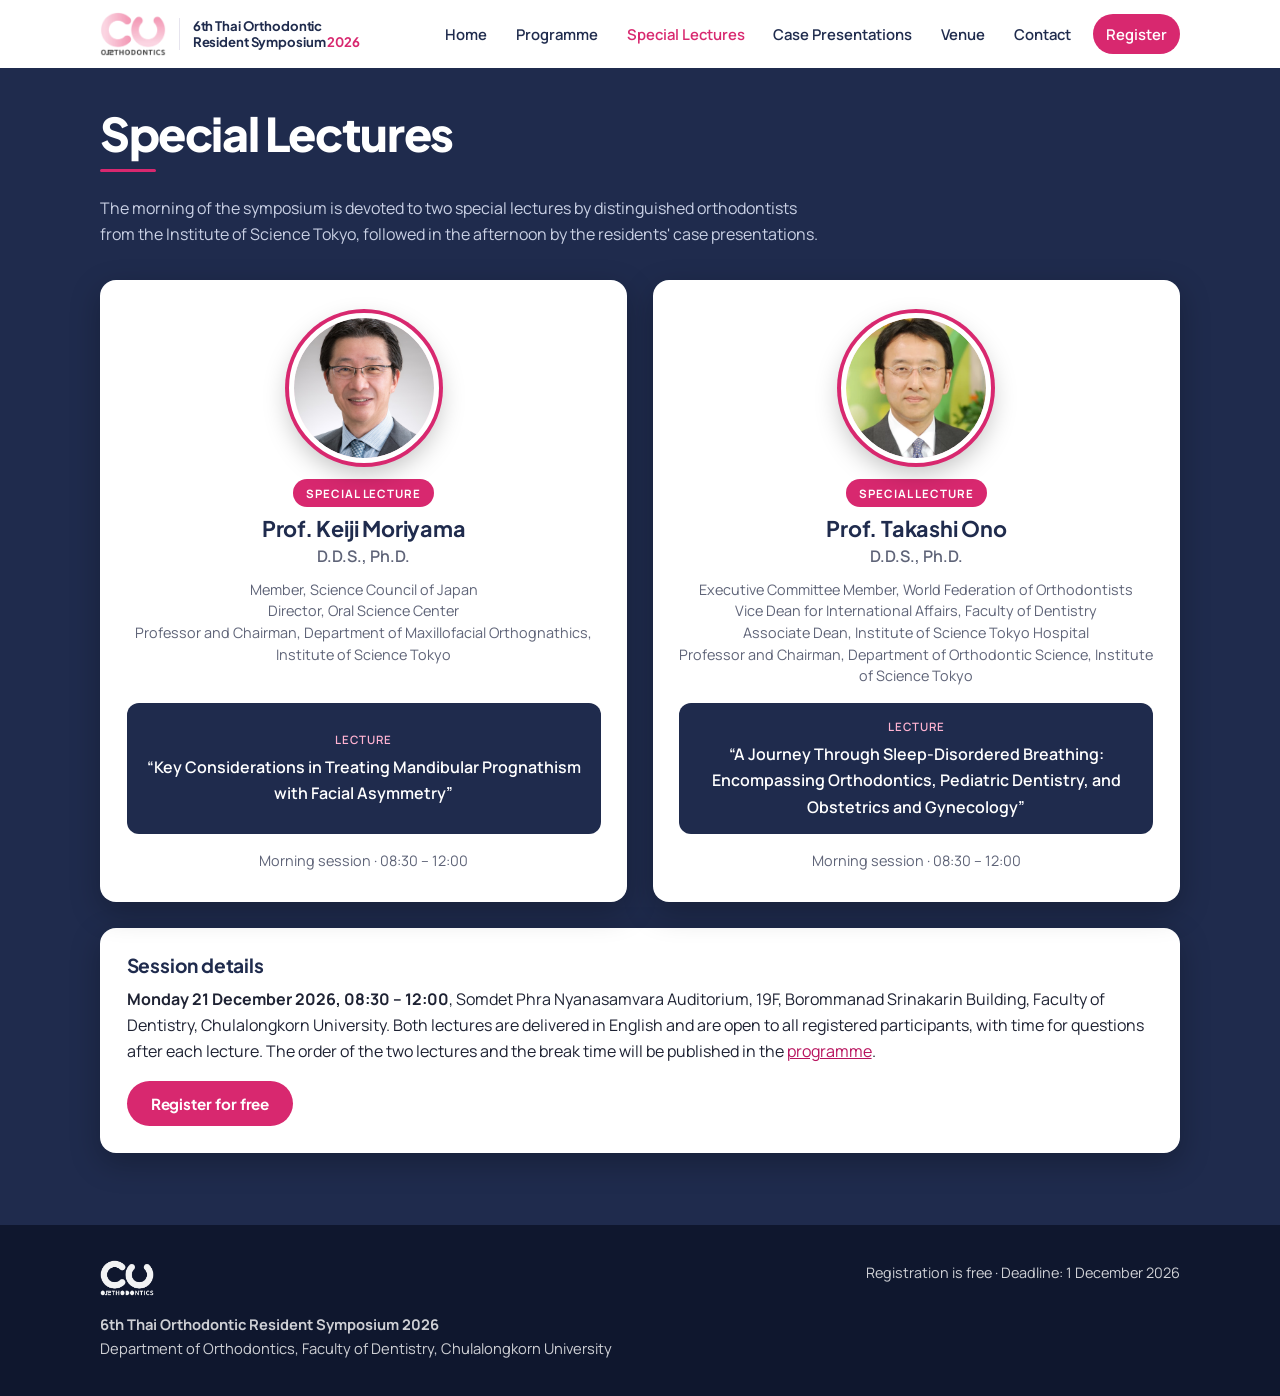
<file: speakers.html>
<!DOCTYPE html>
<html lang="en">
<head>
<meta charset="utf-8">
<meta name="viewport" content="width=device-width, initial-scale=1">
<title>Special Lectures · 6th Thai Orthodontic Resident Symposium 2026</title>
<meta name="description" content="6th Thai Orthodontic Resident Symposium 2026, Department of Orthodontics, Faculty of Dentistry, Chulalongkorn University. Free registration.">
<link rel="icon" type="image/png" href="assets/favicon.png">
<link rel="preconnect" href="https://fonts.googleapis.com">
<link href="https://fonts.googleapis.com/css2?family=Plus+Jakarta+Sans:wght@500;600;700;800&family=Manrope:wght@400;500;600;700&family=Cormorant+Garamond:ital,wght@0,600;1,500&display=swap" rel="stylesheet">
<script>if(!matchMedia("(prefers-reduced-motion: reduce)").matches&&"IntersectionObserver" in window){document.documentElement.classList.add("js");setTimeout(function(){document.documentElement.classList.remove("js")},3000)}</script>
<link rel="stylesheet" href="css/style.css?v=20261125b">
</head>
<body>
<header class="site-header">
  <div class="wrap nav-wrap">
    <a class="brand" href="index.html"><img src="assets/orthocu-600.png" alt="OrthoCU, Department of Orthodontics, Chulalongkorn University"><span>6th Thai Orthodontic<br>Resident Symposium <b>2026</b></span></a>
    <button class="nav-toggle" aria-label="Menu" aria-expanded="false"><svg viewBox="0 0 24 24" width="22" height="22" fill="none" stroke="currentColor" stroke-width="2" stroke-linecap="round" aria-hidden="true"><path d="M4 7h16M4 12h16M4 17h16"/></svg></button>
    <nav class="nav">
      <a href="index.html">Home</a>
      <a href="programme.html">Programme</a>
      <a href="speakers.html">Special Lectures</a>
      <a href="call.html">Case Presentations</a>
      <a href="venue.html">Venue</a>
      <a href="contact.html">Contact</a>
      <a href="register.html" class="btn-nav">Register</a>
    </nav>
  </div>
</header>

<section class="page-title"><div class="wrap">
  <h1>Special Lectures</h1>
  <p>The morning of the symposium is devoted to two special lectures by distinguished orthodontists from the Institute of Science Tokyo, followed in the afternoon by the residents' case presentations.</p>
</div></section>
<section style="padding-top:0"><div class="wrap">
  <div class="speakers">
    <div class="card speaker">
      <div class="photo"><img src="assets/speakers/moriyama.jpg?v=2" alt="Prof. Keiji Moriyama" onerror="this.remove()">KM</div>
      <span class="pill">Special lecture</span>
      <h3>Prof. Keiji Moriyama</h3>
      <div class="deg">D.D.S., Ph.D.</div>
      <p class="aff">Member, Science Council of Japan<br>Director, Oral Science Center<br>Professor and Chairman, Department of Maxillofacial Orthognathics, Institute of Science Tokyo</p>
      <div class="talk"><small>Lecture</small>&ldquo;Key Considerations in Treating Mandibular Prognathism with Facial Asymmetry&rdquo;</div>
      <div class="time">Morning session · 08:30 – 12:00</div>
    </div>
    <div class="card speaker">
      <div class="photo"><img src="assets/speakers/ono.jpg?v=3" alt="Prof. Takashi Ono" onerror="this.remove()">TO</div>
      <span class="pill">Special lecture</span>
      <h3>Prof. Takashi Ono</h3>
      <div class="deg">D.D.S., Ph.D.</div>
      <p class="aff">Executive Committee Member, World Federation of Orthodontists<br>Vice Dean for International Affairs, Faculty of Dentistry<br>Associate Dean, Institute of Science Tokyo Hospital<br>Professor and Chairman, Department of Orthodontic Science, Institute of Science Tokyo</p>
      <div class="talk"><small>Lecture</small>&ldquo;A Journey Through Sleep-Disordered Breathing: Encompassing Orthodontics, Pediatric Dentistry, and Obstetrics and Gynecology&rdquo;</div>
      <div class="time">Morning session · 08:30 – 12:00</div>
    </div>
  </div>
  <div class="card" style="margin-top:1.6rem">
    <h3>Session details</h3>
    <p><strong>Monday 21 December 2026, 08:30 – 12:00</strong>, Somdet Phra Nyanasamvara Auditorium, 19F, Borommanad Srinakarin Building, Faculty of Dentistry, Chulalongkorn University. Both lectures are delivered in English and are open to all registered participants, with time for questions after each lecture. The order of the two lectures and the break time will be published in the <a href="programme.html">programme</a>.</p>
    <p style="margin:0"><a class="btn navy" href="register.html">Register for free</a></p>
  </div>
</div></section>
<footer class="site-footer">
  <div class="wrap">
    <div>
      <img class="footer-logo" src="assets/orthocu-white.png" alt="OrthoCU"><br>
      <strong>6th Thai Orthodontic Resident Symposium 2026</strong><br>
      Department of Orthodontics, Faculty of Dentistry, Chulalongkorn University
    </div>
    <div>
      <span data-contact>Questions? <a data-mailto href="#"></a><br></span>
      <span class="small">Registration is free · Deadline: <span data-config="REGISTRATION_DEADLINE"></span></span>
    </div>
  </div>
</footer>
<script src="js/config.js?v=20261125b"></script>
<script src="js/main.js?v=20261125b"></script>

</body>
</html>
</file>
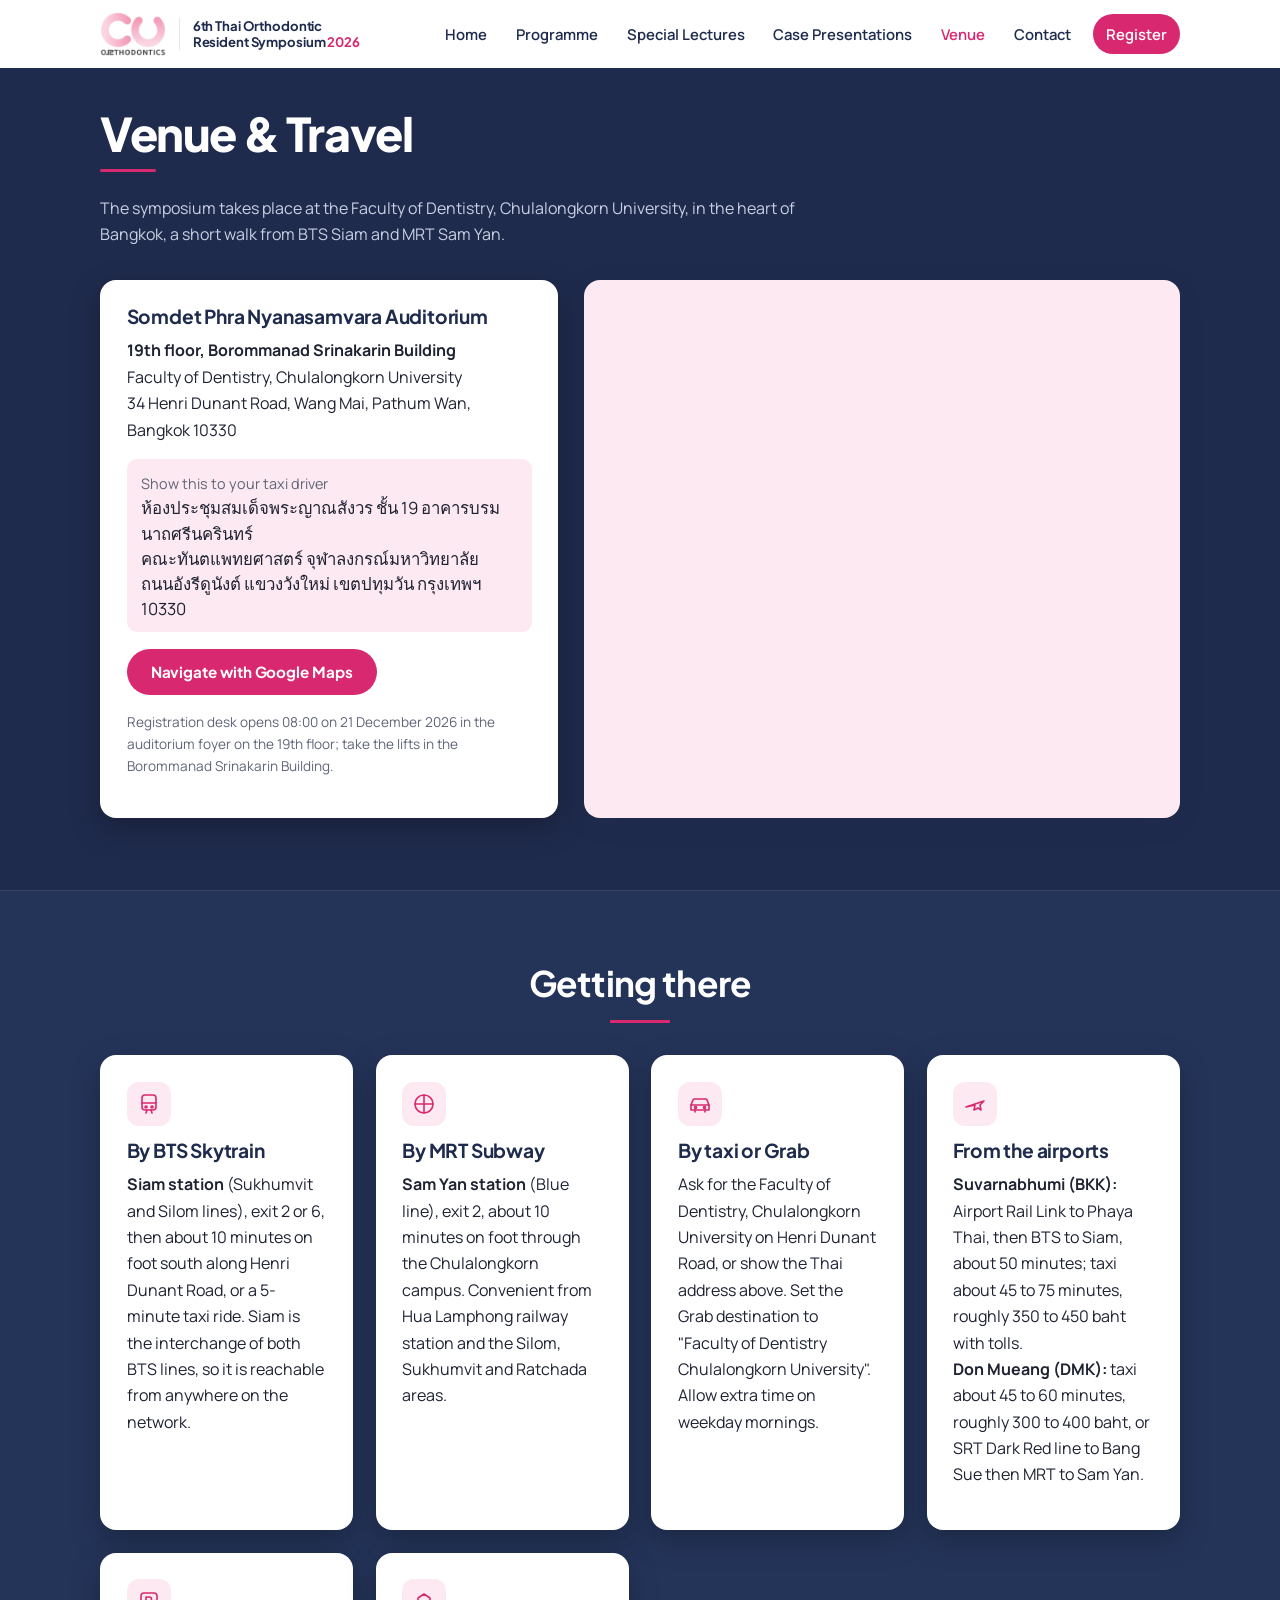
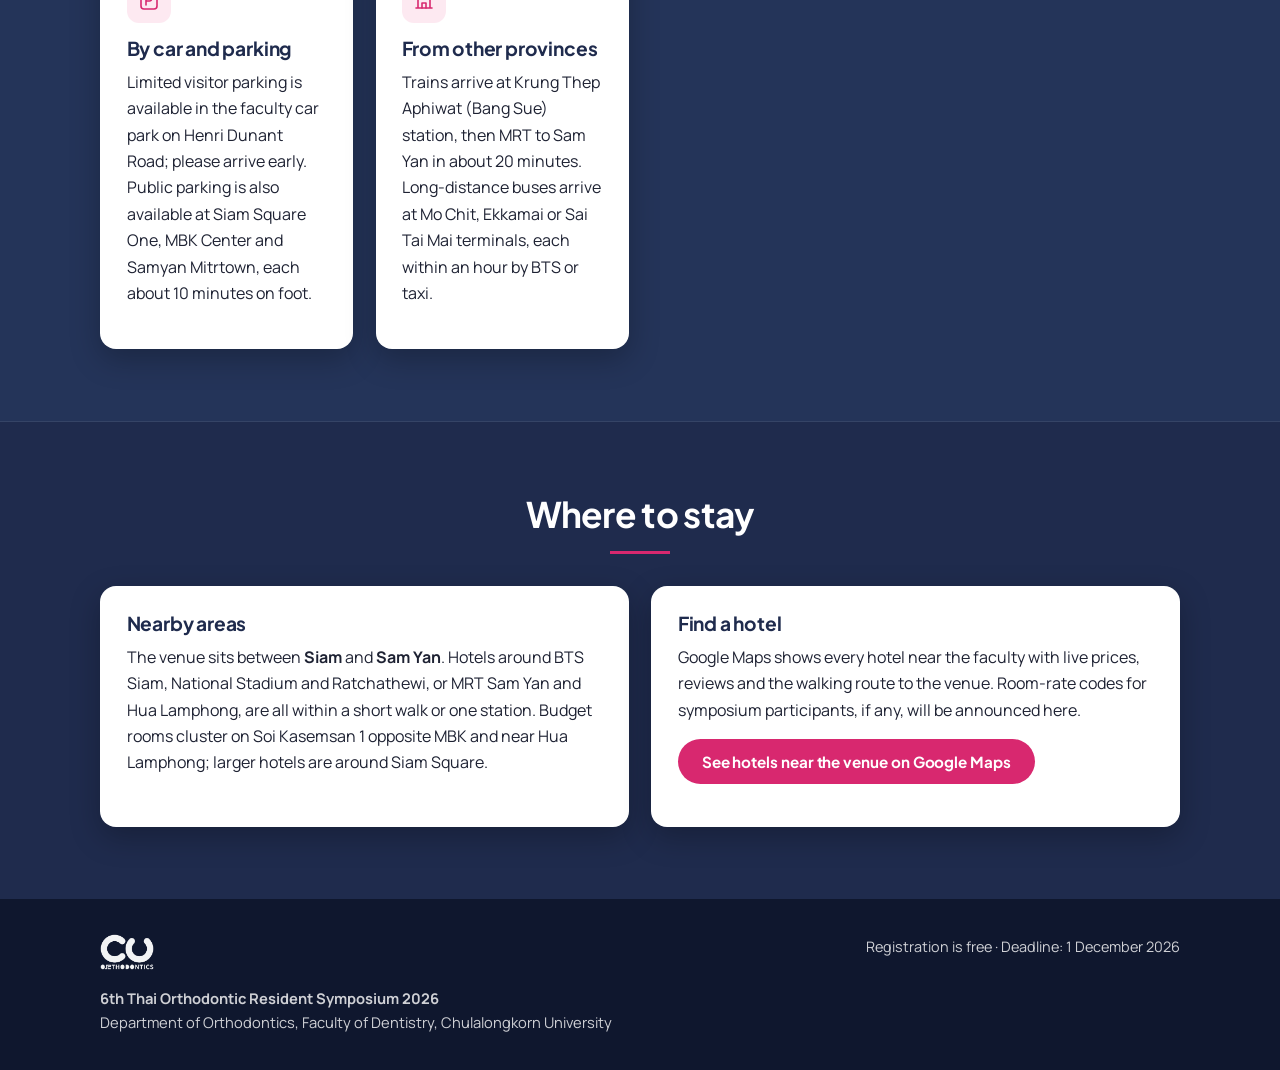
<file: venue.html>
<!DOCTYPE html>
<html lang="en">
<head>
<meta charset="utf-8">
<meta name="viewport" content="width=device-width, initial-scale=1">
<title>Venue & Travel · 6th Thai Orthodontic Resident Symposium 2026</title>
<meta name="description" content="6th Thai Orthodontic Resident Symposium 2026, Department of Orthodontics, Faculty of Dentistry, Chulalongkorn University. Free registration.">
<link rel="icon" type="image/png" href="assets/favicon.png">
<link rel="preconnect" href="https://fonts.googleapis.com">
<link href="https://fonts.googleapis.com/css2?family=Plus+Jakarta+Sans:wght@500;600;700;800&family=Manrope:wght@400;500;600;700&family=Cormorant+Garamond:ital,wght@0,600;1,500&display=swap" rel="stylesheet">
<script>if(!matchMedia("(prefers-reduced-motion: reduce)").matches&&"IntersectionObserver" in window){document.documentElement.classList.add("js");setTimeout(function(){document.documentElement.classList.remove("js")},3000)}</script>
<link rel="stylesheet" href="css/style.css?v=20261125b">
</head>
<body>
<header class="site-header">
  <div class="wrap nav-wrap">
    <a class="brand" href="index.html"><img src="assets/orthocu-600.png" alt="OrthoCU, Department of Orthodontics, Chulalongkorn University"><span>6th Thai Orthodontic<br>Resident Symposium <b>2026</b></span></a>
    <button class="nav-toggle" aria-label="Menu" aria-expanded="false"><svg viewBox="0 0 24 24" width="22" height="22" fill="none" stroke="currentColor" stroke-width="2" stroke-linecap="round" aria-hidden="true"><path d="M4 7h16M4 12h16M4 17h16"/></svg></button>
    <nav class="nav">
      <a href="index.html">Home</a>
      <a href="programme.html">Programme</a>
      <a href="speakers.html">Special Lectures</a>
      <a href="call.html">Case Presentations</a>
      <a href="venue.html">Venue</a>
      <a href="contact.html">Contact</a>
      <a href="register.html" class="btn-nav">Register</a>
    </nav>
  </div>
</header>

<section class="page-title"><div class="wrap">
  <h1>Venue &amp; Travel</h1>
  <p>The symposium takes place at the Faculty of Dentistry, Chulalongkorn University, in the heart of Bangkok, a short walk from BTS Siam and MRT Sam Yan.</p>
</div></section>

<section style="padding-top:0"><div class="wrap">
  <div class="venue-grid">
    <div class="card venue-card">
      <h3>Somdet Phra Nyanasamvara Auditorium</h3>
      <p><strong>19th floor, Borommanad Srinakarin Building</strong><br>Faculty of Dentistry, Chulalongkorn University<br>34 Henri Dunant Road, Wang Mai, Pathum Wan, Bangkok 10330</p>
      <p class="thai-address"><span class="muted small">Show this to your taxi driver</span><br>ห้องประชุมสมเด็จพระญาณสังวร ชั้น 19 อาคารบรมนาถศรีนครินทร์<br>คณะทันตแพทยศาสตร์ จุฬาลงกรณ์มหาวิทยาลัย<br>ถนนอังรีดูนังต์ แขวงวังใหม่ เขตปทุมวัน กรุงเทพฯ 10330</p>
      <p>
        <a class="btn navy" href="https://www.google.com/maps/dir/?api=1&destination=13.7429648,100.5334603" target="_blank" rel="noopener">Navigate with Google Maps</a>
      </p>
      <p class="hint">Registration desk opens 08:00 on 21 December 2026 in the auditorium foyer on the 19th floor; take the lifts in the Borommanad Srinakarin Building.</p>
    </div>
    <div class="map-wrap">
      <iframe title="Map of the Borommanad Srinakarin Building, Faculty of Dentistry, Chulalongkorn University" src="https://www.google.com/maps?q=13.7429648,100.5334603&z=17&output=embed" loading="lazy" referrerpolicy="no-referrer-when-downgrade" allowfullscreen></iframe>
    </div>
  </div>
</div></section>

<section class="alt"><div class="wrap">
  <div class="section-title"><h2>Getting there</h2><div class="rule"></div></div>
  <div class="grid">
    <div class="card"><div class="icon"><svg class="ico" viewBox="0 0 24 24" fill="none" stroke="currentColor" stroke-width="1.6" stroke-linecap="round" stroke-linejoin="round" aria-hidden="true"><rect x="5" y="3" width="14" height="15" rx="3"/><path d="M5 11h14M9 21l1-3M15 21l-1-3"/><circle cx="9" cy="15" r="1"/><circle cx="15" cy="15" r="1"/></svg></div>
      <h3>By BTS Skytrain</h3>
      <p><strong>Siam station</strong> (Sukhumvit and Silom lines), exit 2 or 6, then about 10 minutes on foot south along Henri Dunant Road, or a 5-minute taxi ride. Siam is the interchange of both BTS lines, so it is reachable from anywhere on the network.</p></div>
    <div class="card"><div class="icon"><svg class="ico" viewBox="0 0 24 24" fill="none" stroke="currentColor" stroke-width="1.6" stroke-linecap="round" stroke-linejoin="round" aria-hidden="true"><circle cx="12" cy="12" r="9"/><path d="M12 3v18M3 12h18"/></svg></div>
      <h3>By MRT Subway</h3>
      <p><strong>Sam Yan station</strong> (Blue line), exit 2, about 10 minutes on foot through the Chulalongkorn campus. Convenient from Hua Lamphong railway station and the Silom, Sukhumvit and Ratchada areas.</p></div>
    <div class="card"><div class="icon"><svg class="ico" viewBox="0 0 24 24" fill="none" stroke="currentColor" stroke-width="1.6" stroke-linecap="round" stroke-linejoin="round" aria-hidden="true"><path d="M3 13l2-5a2 2 0 0 1 2-1h10a2 2 0 0 1 2 1l2 5v5H3z"/><path d="M3 13h18M7 18v2M17 18v2"/><circle cx="7.5" cy="15.5" r="1"/><circle cx="16.5" cy="15.5" r="1"/></svg></div>
      <h3>By taxi or Grab</h3>
      <p>Ask for the Faculty of Dentistry, Chulalongkorn University on Henri Dunant Road, or show the Thai address above. Set the Grab destination to "Faculty of Dentistry Chulalongkorn University". Allow extra time on weekday mornings.</p></div>
    <div class="card"><div class="icon"><svg class="ico" viewBox="0 0 24 24" fill="none" stroke="currentColor" stroke-width="1.6" stroke-linecap="round" stroke-linejoin="round" aria-hidden="true"><path d="M3 15l18-6-4 4 1 5-3-2-4 2 1-5z"/></svg></div>
      <h3>From the airports</h3>
      <p><strong>Suvarnabhumi (BKK):</strong> Airport Rail Link to Phaya Thai, then BTS to Siam, about 50 minutes; taxi about 45 to 75 minutes, roughly 350 to 450 baht with tolls.<br><strong>Don Mueang (DMK):</strong> taxi about 45 to 60 minutes, roughly 300 to 400 baht, or SRT Dark Red line to Bang Sue then MRT to Sam Yan.</p></div>
    <div class="card"><div class="icon"><svg class="ico" viewBox="0 0 24 24" fill="none" stroke="currentColor" stroke-width="1.6" stroke-linecap="round" stroke-linejoin="round" aria-hidden="true"><rect x="4" y="4" width="16" height="16" rx="3"/><path d="M9 16V8h3.5a2 2 0 0 1 0 4H9"/></svg></div>
      <h3>By car and parking</h3>
      <p>Limited visitor parking is available in the faculty car park on Henri Dunant Road; please arrive early. Public parking is also available at Siam Square One, MBK Center and Samyan Mitrtown, each about 10 minutes on foot.</p></div>
    <div class="card"><div class="icon"><svg class="ico" viewBox="0 0 24 24" fill="none" stroke="currentColor" stroke-width="1.6" stroke-linecap="round" stroke-linejoin="round" aria-hidden="true"><path d="M4 19h16M6 19V9l6-4 6 4v10"/><path d="M10 19v-5h4v5"/></svg></div>
      <h3>From other provinces</h3>
      <p>Trains arrive at Krung Thep Aphiwat (Bang Sue) station, then MRT to Sam Yan in about 20 minutes. Long-distance buses arrive at Mo Chit, Ekkamai or Sai Tai Mai terminals, each within an hour by BTS or taxi.</p></div>
  </div>
</div></section>

<section><div class="wrap">
  <div class="section-title"><h2>Where to stay</h2><div class="rule"></div></div>
  <div class="stay-grid">
    <div class="card">
      <h3>Nearby areas</h3>
      <p>The venue sits between <strong>Siam</strong> and <strong>Sam Yan</strong>. Hotels around BTS Siam, National Stadium and Ratchathewi, or MRT Sam Yan and Hua Lamphong, are all within a short walk or one station. Budget rooms cluster on Soi Kasemsan 1 opposite MBK and near Hua Lamphong; larger hotels are around Siam Square.</p>
    </div>
    <div class="card">
      <h3>Find a hotel</h3>
      <p>Google Maps shows every hotel near the faculty with live prices, reviews and the walking route to the venue. Room-rate codes for symposium participants, if any, will be announced here.</p>
      <p><a class="btn navy" href="https://www.google.com/maps/search/hotels/@13.7429648,100.5334603,15z" target="_blank" rel="noopener">See hotels near the venue on Google Maps</a></p>
    </div>
  </div>
</div></section>
<footer class="site-footer">
  <div class="wrap">
    <div>
      <img class="footer-logo" src="assets/orthocu-white.png" alt="OrthoCU"><br>
      <strong>6th Thai Orthodontic Resident Symposium 2026</strong><br>
      Department of Orthodontics, Faculty of Dentistry, Chulalongkorn University
    </div>
    <div>
      <span data-contact>Questions? <a data-mailto href="#"></a><br></span>
      <span class="small">Registration is free · Deadline: <span data-config="REGISTRATION_DEADLINE"></span></span>
    </div>
  </div>
</footer>
<script src="js/config.js?v=20261125b"></script>
<script src="js/main.js?v=20261125b"></script>

</body>
</html>
</file>
<file: css/style.css>
/* 6th Thai Orthodontic Resident Symposium 2026 — shared stylesheet. Colours match the certificate design. */
:root {
  /* Poster palette: hot pink + deep navy. Older presets remain below for the prototype switcher. */
  --navy: #1f2b4d;        /* primary: deep navy (headings, table headers, nav button) */
  --navy-dark: #141d36;
  --pink: #d8286f;        /* hot pink accent (poster), deep enough for white text */
  --pink-deep: #b8135e;   /* pink for small text on white or blush */
  --pink-soft: #ffb3d1;
  --gold: #d8286f;        /* primary call-to-action now pink, as on the poster */
  --cream: #fffbf9;
  --blush: #fde9f1;
  --ink: #1e2233;
  --muted: #5f6478;
  --line: #e6e4ee;
  --bg: #f7f7fb;
  --error: #b3261e;
  --ok: #1e7f4f;
  --hero-a: #c9175e; --hero-b: #dc2f7a; --hero-c: #e6549a;   /* pink header band, like the poster (no pastel end) */
  --footer: #141d36;
  --soft: #ffc2da;
  --radius: 14px;
  --shadow: 0 6px 24px rgba(31, 43, 77, .12);
}
/* ---- variant: same pink & navy on a light page (data-theme="light"); the default (no attribute) is the poster layout with a navy page ---- */
html[data-theme="light"] { --hero-a: #c9175e; --hero-b: #dc2f7a; --hero-c: #e6549a; }
html[data-theme="light"] .hero .btn { background: var(--navy); }
html[data-theme="light"] .btn.navy { background: var(--pink); }
html[data-theme="light"] th { background: var(--pink); }
html[data-theme="light"] .site-header a, html[data-theme="light"] .brand { color: var(--navy); }
html[data-theme="light"] .nav a.active { color: var(--pink); }
html[data-theme="light"] .nav a.btn-nav { background: var(--pink); color: #fff; }

* { box-sizing: border-box; }
html { scroll-behavior: smooth; }
body {
  margin: 0; color: var(--ink); background: var(--bg);
  font: 16px/1.65 "Manrope", -apple-system, BlinkMacSystemFont, "Segoe UI", Roboto, Helvetica, Arial, sans-serif;
}
h1, h2, h3 { font-family: "Plus Jakarta Sans", "Manrope", -apple-system, sans-serif; color: var(--navy); line-height: 1.12; margin: 0 0 .5em; letter-spacing: -0.02em; }
h1 { font-size: clamp(2rem, 4vw, 2.9rem); font-weight: 800; letter-spacing: -0.03em; }
.hero h1 .year { color: var(--soft); font-weight: 600; }
h2 { font-size: clamp(1.6rem, 3.2vw, 2.2rem); font-weight: 700; }
h3 { font-size: 1.2rem; font-weight: 700; letter-spacing: -0.01em; }
p { margin: 0 0 1em; }
a { color: var(--navy); }
.wrap { width: min(1080px, 92%); margin: 0 auto; }
.muted { color: var(--muted); }
.small { font-size: .9rem; }

/* header / nav */
.site-header { background: #fff; border-bottom: 1px solid var(--line); position: sticky; top: 0; z-index: 20; }
.nav-wrap { display: flex; align-items: center; justify-content: space-between; min-height: 68px; gap: 1rem; }
.brand { display: flex; align-items: center; gap: .8rem; text-decoration: none; color: var(--navy); font-family: "Plus Jakarta Sans", sans-serif; font-size: .82rem; font-weight: 700; letter-spacing: -0.01em; line-height: 1.2; }
.brand span { padding-left: .8rem; border-left: 1px solid var(--line); }
.brand img { height: 44px; width: auto; }
.brand b { color: var(--pink); font-weight: 700; }
.nav { display: flex; gap: .2rem; align-items: center; }
.nav a { text-decoration: none; color: var(--navy); padding: .5rem .8rem; border-radius: 999px; font-weight: 600; font-size: .93rem; }
.nav a:hover { background: var(--bg); }
.nav a.active { color: var(--pink); }
.nav a.btn-nav { background: var(--navy); color: #fff; margin-left: .4rem; }
.nav a.btn-nav:hover { background: var(--navy-dark); }
.nav-toggle { display: none; align-items: center; justify-content: center; width: 44px; height: 40px; padding: 0; background: none; border: 1px solid var(--line); border-radius: 8px; color: var(--navy); cursor: pointer; }
.nav-toggle svg { display: block; }
@media (max-width: 960px) {
  .brand { font-size: .78rem; max-width: 70%; }
  .brand img { height: 38px; }
  .nav-toggle { display: flex; }
  .nav { display: none; position: absolute; left: 0; right: 0; top: 100%; background: #fff; flex-direction: column; align-items: stretch; padding: .6rem 4%; border-bottom: 1px solid var(--line); box-shadow: var(--shadow); }
  .nav.open { display: flex; }
  .nav a.btn-nav { margin: .4rem 0 0; text-align: center; }
}

/* hero */
.hero { background: linear-gradient(135deg, var(--hero-a) 0%, var(--hero-b) 55%, var(--hero-c) 100%); color: #fff; padding: clamp(3rem, 8vw, 6rem) 0; position: relative; overflow: hidden; }
.hero::after { display: none; }
.hero .eyebrow { text-transform: uppercase; letter-spacing: .18em; font-size: .74rem; font-weight: 600; color: var(--soft); margin-bottom: 1.1rem; }
.hero h1 { color: #fff; }
.hero .lead { font-size: 1.15rem; max-width: 620px; color: rgba(255,255,255,.88); font-weight: 400; }
.hero .meta { display: flex; flex-wrap: wrap; gap: 1.6rem; margin: 1.6rem 0 2rem; font-size: 1.05rem; }
.hero .meta span { display: flex; gap: .5rem; align-items: center; }
.btn { display: inline-block; text-align: center; line-height: 1.3; padding: .8rem 1.5rem; border-radius: 999px; background: var(--gold); color: #fff; font-weight: 700; font-family: "Plus Jakarta Sans", sans-serif; text-decoration: none; border: 0; cursor: pointer; font-size: .95rem; letter-spacing: -0.005em; }
.btn:hover { background: #c92a6d; }
.btn.secondary { background: transparent; border: 1.5px solid rgba(255,255,255,.7); color: #fff; }
.btn.outline { background: #fff; border: 1.5px solid var(--navy); color: var(--navy); }
.btn.outline:hover { background: var(--blush); }
.btn.danger { background: #b3261e; color: #fff; }
.btn.danger:hover { background: #8f1d17; }
.btn.small { padding: .45rem .9rem; font-size: .88rem; }
.stack-btns { display: grid; gap: .5rem; }
form.reg fieldset { min-width: 0; }                                   /* fieldsets default to min-content width and can overflow on phones */
input[type=file] { width: 100%; max-width: 100%; }
#presenterForm, #attendanceCard { margin-top: 1.6rem; }
.refreshing { opacity: .6; font-size: .85rem; }
.notice.eligibility { border-left: 5px solid var(--pink); line-height: 1.5; margin-bottom: 1.6rem; }
.notice.eligibility .th { display: inline-block; margin-top: .4rem; color: #4b5570; }
html:not([data-theme]) .notice.eligibility { background: #fff; color: var(--ink); border-color: #e8c9d6; border-left-color: var(--pink); }
.stack-btns .btn { width: 100%; }
.row { display: grid; grid-template-columns: 1fr 1fr 1fr; gap: 1rem; }
@media (max-width: 600px) { .row { grid-template-columns: 1fr; } }
.hero-actions { display: flex; flex-wrap: wrap; gap: .6rem; align-items: center; }
.btn.secondary:hover { background: rgba(255,255,255,.12); }
.btn.navy { background: var(--navy); }
.btn.navy:hover { background: var(--navy-dark); }
.btn[disabled] { opacity: .6; cursor: wait; }

/* sections & cards */
section { padding: clamp(2.5rem, 6vw, 4.5rem) 0; }
section.alt { background: var(--blush); border-top: 1px solid var(--line); border-bottom: 1px solid var(--line); }
.section-title { text-align: center; margin-bottom: 2rem; }
.section-title .rule { width: 60px; height: 3px; background: linear-gradient(90deg, var(--pink), var(--gold)); margin: .6rem auto 0; }
.grid { display: grid; gap: 1.4rem; grid-template-columns: repeat(auto-fit, minmax(240px, 1fr)); }
.card { background: #fff; border: 1px solid var(--line); border-radius: 16px; padding: 1.6rem; box-shadow: var(--shadow); }
.card h3 { margin-top: 0; }
.card .icon { width: 44px; height: 44px; border-radius: 12px; background: var(--blush); color: var(--pink); display: flex; align-items: center; justify-content: center; margin-bottom: .9rem; }
.card .icon .ico { width: 24px; height: 24px; }
.hero .meta .ico { width: 18px; height: 18px; color: var(--soft); flex: none; }
.page-title { padding: 2.5rem 0 1rem; }
.page-title p { color: var(--muted); max-width: 720px; }

/* tables */
table { width: 100%; border-collapse: collapse; background: #fff; border-radius: var(--radius); overflow: hidden; box-shadow: var(--shadow); }
th, td { padding: .8rem 1rem; text-align: left; border-bottom: 1px solid var(--line); vertical-align: top; }
th { background: var(--navy-dark); color: #fff; font-weight: 700; font-family: "Plus Jakarta Sans", sans-serif; font-size: .92rem; border-bottom: 0; }
table.dates th { width: 42%; }
tr:last-child td { border-bottom: 0; }
td.time { white-space: nowrap; color: var(--muted); width: 8.5rem; }
.table-wrap { overflow-x: auto; }

/* forms */
.form-layout { display: grid; grid-template-columns: minmax(0, 1fr) 320px; gap: 2rem; align-items: start; }
@media (max-width: 900px) { .form-layout { grid-template-columns: 1fr; } .preview { position: static !important; order: -1; } .cert-preview { max-width: 420px; margin: 0 auto; } }
form.reg { background: #fff; border: 1px solid var(--line); border-radius: var(--radius); padding: 1.8rem; box-shadow: var(--shadow); }
fieldset { border: 0; padding: 0; margin: 0 0 1.6rem; }
legend { font-family: "Plus Jakarta Sans", sans-serif; font-size: 1.15rem; color: var(--navy); font-weight: 700; margin-bottom: .8rem; letter-spacing: -0.01em; }
.row { display: grid; gap: 1rem; grid-template-columns: repeat(auto-fit, minmax(200px, 1fr)); margin-bottom: 1rem; }
.field { display: flex; flex-direction: column; gap: .3rem; margin-bottom: 1rem; }
.row .field { margin-bottom: 0; }
label { font-weight: 600; font-size: .92rem; }
label .req { color: var(--error); }
.hint { font-size: .85rem; color: var(--muted); }
input[type=text], input[type=email], input[type=tel], select, textarea {
  font: inherit; padding: .65rem .8rem; border: 1px solid #c9ced6; border-radius: 8px; background: #fff; color: var(--ink); width: 100%;
}
input:focus, select:focus, textarea:focus { outline: 2px solid rgba(142,42,85,.25); border-color: var(--navy); }
input.invalid, select.invalid { border-color: var(--error); }
.radios { display: grid; gap: .6rem; }
.radios label { display: flex; gap: .6rem; align-items: flex-start; font-weight: 500; padding: .7rem .9rem; border: 1px solid var(--line); border-radius: 8px; cursor: pointer; }
.radios label:has(input:checked) { border-color: var(--navy); background: var(--blush); }
.radios input { margin-top: .25rem; }
.check { display: flex; gap: .6rem; align-items: flex-start; font-weight: 500; }
.check input { margin-top: .3rem; }
.field-error { color: var(--error); font-size: .85rem; display: none; }
.field.show-error .field-error { display: block; }
[hidden] { display: none !important; }
.hp { position: absolute; left: -9999px; top: -9999px; height: 0; width: 0; opacity: 0; }

/* certificate preview */
.preview { position: sticky; top: 90px; }
.cert-preview { background: var(--cream); border: 3px double var(--navy); padding: 1.4rem 1rem; text-align: center; border-radius: 4px; }
.cert-preview .org { font-size: .62rem; letter-spacing: .18em; text-transform: uppercase; color: var(--navy); margin-bottom: .6rem; }
.cert-preview .ct { font-family: "Cormorant Garamond", Georgia, serif; font-size: 1.25rem; color: var(--navy); font-weight: 600; }
.cert-preview .lead-line { font-style: italic; font-size: .8rem; color: #555; margin: .5rem 0 .2rem; }
.cert-preview .pname { font-family: "Cormorant Garamond", Georgia, serif; font-size: 1.6rem; color: var(--navy); font-weight: 600; min-height: 1.4em; word-break: break-word; }
.cert-preview .puni { font-style: italic; color: #444; font-size: .95rem; min-height: 1.3em; }
.cert-preview .placeholder { color: #aaa; }

/* status boxes */
.notice { padding: .9rem 1rem; border-radius: 8px; margin-bottom: 1rem; border: 1px solid; }
.notice.error { background: #fdecea; border-color: #f2b8b5; color: var(--error); }
.notice.info { background: var(--blush); border-color: #e8c9d6; color: var(--navy); }
.success { background: #fff; border: 1px solid var(--line); border-radius: var(--radius); padding: 2rem; box-shadow: var(--shadow); }
.success .big { font-size: 1.8rem; color: var(--ok); font-family: "Plus Jakarta Sans", sans-serif; font-weight: 700; }
.success dl { display: grid; grid-template-columns: max-content 1fr; gap: .4rem 1.2rem; margin: 1rem 0; }
.success dt { color: var(--muted); }
.success dd { margin: 0; font-weight: 600; }
.closed { text-align: center; padding: 3rem 1rem; }

/* footer */
.site-footer { background: var(--footer); color: rgba(255,255,255,.8); padding: 2.2rem 0; margin-top: 2rem; font-size: .92rem; }
.site-footer .wrap { display: flex; flex-wrap: wrap; justify-content: space-between; gap: 1rem; }
.site-footer a { color: var(--soft); }

/* ---- motion (subtle; disabled for users who prefer reduced motion) ---- */
.hero .eyebrow, .hero h1, .hero .lead, .hero .meta, .hero .hero-actions, .hero .countdown {
  animation: rise .7s cubic-bezier(.2,.7,.2,1) both;
}
.hero h1 { animation-delay: .08s; }
.hero .lead { animation-delay: .16s; }
.hero .meta { animation-delay: .24s; }
.hero .hero-actions { animation-delay: .32s; }
.hero .countdown { animation-delay: .4s; }
@keyframes rise { from { opacity: 0; transform: translateY(14px); } to { opacity: 1; transform: none; } }
.hero::after { animation: drift 18s ease-in-out infinite alternate; }
@keyframes drift { from { transform: translate(0, 0) scale(1); } to { transform: translate(-30px, -20px) scale(1.06); } }

.reveal { opacity: 0; transform: translateY(18px); transition: opacity .6s ease, transform .6s cubic-bezier(.2,.7,.2,1); }
.reveal.in { opacity: 1; transform: none; }
.card { transition: transform .25s ease, box-shadow .25s ease; }
.card:hover { transform: translateY(-4px); box-shadow: 0 14px 34px rgba(142, 42, 85, .16); }
.btn { transition: background .2s ease, transform .15s ease; }
.btn:hover { transform: translateY(-1px); }
.nav a { transition: background .2s ease, color .2s ease; }
.section-title .rule { transform-origin: center; transition: transform .6s ease .2s; }
.reveal:not(.in) .section-title .rule { transform: scaleX(0); }

.countdown { display: flex; gap: .8rem; margin-top: 2rem; }
.countdown div { background: rgba(255,255,255,.12); border: 1px solid rgba(255,255,255,.22); border-radius: 10px; padding: .6rem .9rem; min-width: 72px; text-align: center; backdrop-filter: blur(4px); }
.countdown b { display: block; font-family: "Plus Jakarta Sans", sans-serif; font-size: 1.6rem; line-height: 1; font-weight: 700; font-variant-numeric: tabular-nums; }
.countdown span { font-size: .7rem; letter-spacing: .12em; text-transform: uppercase; color: rgba(255,255,255,.8); }
.countdown b.tick { animation: tick .35s ease; }
@keyframes tick { from { transform: translateY(-4px); opacity: .4; } to { transform: none; opacity: 1; } }

@media (prefers-reduced-motion: reduce) {
  .hero *, .hero::after, .reveal, .card, .btn, .countdown b { animation: none !important; transition: none !important; opacity: 1 !important; transform: none !important; }
}

/* ---- small screens ---- */
@media (max-width: 600px) {
  .hero { padding: 2.6rem 0 4.2rem; }
  .hero .meta { gap: .7rem; margin: 1.3rem 0 1.5rem; }
  .hero-actions { flex-direction: column; align-items: stretch; }
  .hero-actions .btn { text-align: center; }
  .countdown { gap: .5rem; }
  .countdown div { min-width: 0; flex: 1; padding: .55rem .4rem; }
  .countdown b { font-size: 1.35rem; }
  section { padding: 2.2rem 0; }
  form.reg { padding: 1.2rem; }
  .row { grid-template-columns: 1fr; }
  .row .field[style*="max-width"] { max-width: none !important; }
  th, td { padding: .65rem .7rem; font-size: .92rem; }
  .site-footer .wrap { flex-direction: column; }
  .success dl { grid-template-columns: 1fr; gap: .1rem .5rem; }
  .success dt { margin-top: .5rem; }
}

/* programme table becomes stacked cards on phones */
@media (max-width: 600px) {
  table.stack, table.stack tbody, table.stack tr, table.stack td { display: block; width: 100%; }
  table.stack thead { display: none; }
  table.stack tr { padding: .8rem 1rem; border-bottom: 1px solid var(--line); }
  table.stack tr:last-child { border-bottom: 0; }
  table.stack td { padding: 0; border: 0; }
  table.stack td.time { width: auto; font-size: .78rem; font-weight: 700; letter-spacing: .06em; color: var(--pink); margin-bottom: .2rem; }
  table.stack td:nth-child(3):not(:empty) { color: var(--muted); font-size: .92rem; margin-top: .15rem; }
}

/* case pick list */
.case-list { list-style: none; margin: .6rem 0 0; padding: 0; display: grid; gap: .45rem; }
.case-list li { display: flex; justify-content: space-between; align-items: center; gap: .8rem; padding: .6rem .8rem; border: 1px solid var(--line); border-radius: 10px; background: #fff; cursor: pointer; font-size: .92rem; transition: border-color .2s, background .2s; }
.case-list li:hover { border-color: var(--pink); }
.case-list.status li { cursor: default; }
.case-list .case-title { display: flex; flex-direction: column; gap: .15rem; }
.case-list .others { font-size: .8rem; color: var(--muted); font-weight: 500; }
ul.topics { list-style: none; padding: 0; margin: .8rem 0 0; display: flex; flex-wrap: wrap; gap: .5rem; }
ul.topics li { background: #fff; color: var(--navy); border-radius: 999px; padding: .45rem .9rem; font-weight: 600; font-size: .92rem; box-shadow: 0 6px 16px rgba(0,0,0,.18); }
.case-list.status li.na .case-title { color: var(--muted); }
.case-list.status li:hover { border-color: var(--line); }
.case-list li.selected { border-color: var(--navy); background: var(--blush); }
.case-list .badge { flex: none; font-size: .72rem; font-weight: 700; letter-spacing: .03em; padding: .25rem .6rem; border-radius: 999px; white-space: nowrap; }
.badge.free { background: #e6f4ec; color: var(--ok); }
.badge.taken { background: #fde9f1; color: var(--navy); }
.badge.na { background: #eee; color: #777; }
@media (max-width: 600px) { .case-list li { flex-direction: column; align-items: flex-start; gap: .3rem; } }

/* presenter page */
.notice.ok { background: #e6f4ec; border-color: #bfe3cd; color: var(--ok); }
dl.details { display: grid; grid-template-columns: max-content 1fr; gap: .35rem 1rem; margin: 0 0 1.2rem; font-size: .95rem; }
dl.details dt { color: var(--muted); } dl.details dd { margin: 0; font-weight: 600; }
textarea { resize: vertical; }
input[type=file] { font: inherit; font-size: .92rem; padding: .5rem 0; }
.progress { height: 6px; background: var(--line); border-radius: 999px; overflow: hidden; margin-top: .8rem; }
.progress div { height: 100%; width: 0; background: linear-gradient(90deg, var(--navy), var(--pink)); transition: width .4s ease; }
.cert-preview .pbody { font-size: .78rem; color: #333; margin-top: .6rem; line-height: 1.4; }
.cert-preview .pbody em { color: var(--navy); font-weight: 600; }
.checklist { margin-top: 1rem; padding: 1.1rem 1.2rem; }
.checklist h3 { font-size: 1rem; margin-bottom: .5rem; }
.checklist ul { list-style: none; margin: 0 0 .6rem; padding: 0; display: grid; gap: .35rem; font-size: .92rem; }
.checklist .dot { display: inline-block; width: 12px; height: 12px; border-radius: 50%; border: 2px solid var(--line); vertical-align: -1px; margin-right: .4rem; }
.checklist li.done { color: var(--ok); } .checklist li.done .dot { background: var(--ok); border-color: var(--ok); }

/* venue & travel */
.venue-grid { display: grid; grid-template-columns: minmax(0, 1fr) minmax(0, 1.3fr); gap: 1.6rem; align-items: stretch; }
@media (max-width: 900px) { .venue-grid { grid-template-columns: 1fr; } }
.map-wrap { border-radius: 16px; overflow: hidden; box-shadow: var(--shadow); min-height: 320px; background: var(--blush); }
.map-wrap iframe { width: 100%; height: 100%; min-height: 320px; border: 0; display: block; }
.thai-address { background: var(--blush); border-radius: 10px; padding: .7rem .9rem; font-size: 1.05rem; line-height: 1.5; }
.price { font-weight: 700; color: var(--navy); letter-spacing: .05em; }
table.hotels td:last-child { white-space: nowrap; }
table.hotels td:last-child a { margin: 0 .1rem; }
@media (max-width: 600px) {
  table.stack td[data-label]:not([data-label=""])::before { content: attr(data-label); display: block; font-size: .72rem; letter-spacing: .06em; text-transform: uppercase; color: var(--muted); margin-top: .35rem; }
  table.hotels td:first-child::before { display: none !important; }
  table.hotels td:last-child { margin-top: .4rem; }
}

table.hotels tr.group td { background: var(--blush); color: var(--navy); font-weight: 700; font-size: .85rem; letter-spacing: .04em; text-transform: uppercase; padding: .55rem 1rem; }
@media (max-width: 600px) { table.hotels tr.group { padding: 0; } table.hotels tr.group td { padding: .5rem 1rem; } }

.stay-grid { display: grid; grid-template-columns: repeat(auto-fit, minmax(280px, 1fr)); gap: 1.4rem; }

/* hero illustration: maxillary arch with brackets and archwire */
.hero .wrap { position: relative; z-index: 1; }
.hero-art { position: absolute; right: -8%; top: 50%; transform: translateY(-50%); width: min(64%, 720px); color: #fff; opacity: .30; pointer-events: none; z-index: 0; }
.hero .wrap > *:not(.hero-art) { position: relative; z-index: 1; }
.hero-art .arch { width: 100%; height: auto; display: block; }
.hero-art .teeth rect, .hero-art .teeth path { stroke-dasharray: 1; stroke-dashoffset: 1; animation: draw .9s cubic-bezier(.4,0,.2,1) forwards; animation-delay: calc(.15s + var(--i, 0) * .06s); }
.hero-art .brackets rect, .hero-art .brackets path { stroke: var(--soft); stroke-dasharray: 1; stroke-dashoffset: 1; animation: draw .5s ease forwards; animation-delay: calc(1.1s + var(--i, 0) * .05s); }
.hero-art .wire { stroke: var(--soft); stroke-dasharray: 1; stroke-dashoffset: 1; animation: draw 1.8s cubic-bezier(.4,0,.2,1) forwards; animation-delay: 1.8s; }
.hero-art .midline { opacity: 0; animation: fadein .8s ease forwards; animation-delay: 3.2s; }
@keyframes draw { to { stroke-dashoffset: 0; } }
@keyframes fadein { to { opacity: .35; } }
@media (max-width: 1100px) { .hero-art { width: 60%; opacity: .26; right: -12%; } }
@media (max-width: 900px) {
  /* big watermark behind the text, anchored to the right edge so about half the arch shows */
  .hero-art { position: absolute; right: -52vw; top: 8%; transform: none; width: 120vw; opacity: .26; }
}
@media (max-width: 600px) {
  .hero-art { right: -58vw; top: 6%; width: 130vw; opacity: .24; }
}
@media (prefers-reduced-motion: reduce) { .hero-art * { animation: none !important; stroke-dashoffset: 0 !important; opacity: 1; } }

.form-layout.single { grid-template-columns: minmax(0, 760px); justify-content: center; }

.footer-logo { height: 36px; width: auto; opacity: .95; margin-bottom: .6rem; }

/* inner pages: title band entrance (same motion as the hero) */
.page-title h1, .page-title p { animation: rise .7s cubic-bezier(.2,.7,.2,1) both; }
.page-title p { animation-delay: .1s; }
.page-title h1::after { content: ""; display: block; width: 56px; height: 3px; margin-top: .55rem; border-radius: 2px; background: linear-gradient(90deg, var(--pink), var(--gold)); transform-origin: left; animation: grow .6s ease .35s both; }
@keyframes grow { from { transform: scaleX(0); } to { transform: scaleX(1); } }
table.stack tbody tr.reveal { transform: translateY(10px); }
table.stack tbody tr.reveal.in { transform: none; }
@media (prefers-reduced-motion: reduce) { .page-title h1, .page-title p, .page-title h1::after { animation: none !important; } }

/* hide animated items from the first paint (only when the reveal script will run; html.js is dropped after 3 s as a safety net) */
.js :is(section:not(.hero):not(.page-title) .wrap > *, .card, table.stack tbody tr, form.reg fieldset, .checklist):not(.in):not(.noanim) { opacity: 0; }

/* speakers */
.speakers { display: grid; grid-template-columns: repeat(auto-fit, minmax(300px, 1fr)); gap: 1.6rem; }
.speaker { text-align: center; padding: 2rem 1.6rem 1.8rem; }
.speaker .photo { width: 150px; height: 150px; border-radius: 50%; margin: 0 auto 1rem; overflow: hidden; border: 5px solid var(--pink); box-shadow: 0 8px 24px rgba(230,53,127,.25); background: var(--blush); display: flex; align-items: center; justify-content: center; font-family: "Plus Jakarta Sans", sans-serif; font-weight: 800; font-size: 2.4rem; color: var(--pink); }
.speaker .photo { position: relative; }
.speaker .photo img { position: absolute; inset: 0; width: 100%; height: 100%; object-fit: cover; object-position: 50% 30%; display: block; border-radius: 50%; }
.pill { display: inline-block; background: var(--pink); color: #fff; font-size: .72rem; font-weight: 700; letter-spacing: .08em; text-transform: uppercase; padding: .3rem .8rem; border-radius: 999px; margin-bottom: .6rem; }
.speaker h3 { font-size: 1.35rem; margin-bottom: .1rem; }
.speaker .deg { color: var(--muted); font-weight: 600; margin-bottom: .6rem; }
.speaker .aff { font-size: .9rem; color: var(--muted); line-height: 1.5; margin: 0 0 1rem; }
.speaker .talk { background: var(--blush); border-radius: 12px; padding: .9rem 1rem; font-weight: 600; color: var(--navy); }
.speaker .talk small { display: block; font-weight: 600; font-size: .72rem; letter-spacing: .08em; text-transform: uppercase; color: var(--pink); margin-bottom: .3rem; }
.speaker .time { margin-top: .9rem; font-size: .9rem; color: var(--muted); }
.hero .pill { background: rgba(255,255,255,.16); border: 1px solid rgba(255,255,255,.35); }
table.stack tr.block td { background: var(--blush); }
table.stack tr.block td.time { color: var(--pink); font-weight: 700; }

/* =====================================================================
   Poster layout (default theme only): pink header band, navy page body,
   white panels. Applies when no data-theme attribute is set on <html>.
   ===================================================================== */
html:not([data-theme]) body { background: var(--navy); color: #eef0f7; }
html:not([data-theme]) section.alt { background: #243459; border-color: rgba(255,255,255,.08); }
html:not([data-theme]) h1, html:not([data-theme]) h2 { color: #fff; }
html:not([data-theme]) .page-title p { color: #c9d0e4; }
html:not([data-theme]) .muted, html:not([data-theme]) .hint { color: #b9c2da; }
html:not([data-theme]) :is(.card, form.reg, table, .success, .notice) :is(.muted, .hint) { color: var(--muted); }
html:not([data-theme]) a { color: var(--pink-soft); }
html:not([data-theme]) :is(.card, form.reg, table, .success) { color: var(--ink); }
html:not([data-theme]) :is(.card, form.reg, table, .success) a { color: var(--pink); }
html:not([data-theme]) .site-header { border-bottom: 0; }
html:not([data-theme]) .hero { background: linear-gradient(120deg, rgba(201,23,94,.78) 0%, rgba(220,47,122,.62) 55%, rgba(230,84,154,.55) 100%), url(../assets/hero-sign.webp?v=2) calc(50% + 450px) 100% / auto 88% no-repeat #d8286f; padding-bottom: clamp(5rem, 12vw, 8.5rem); }
@media (min-width: 901px) { html:not([data-theme]) .hero-art { display: none; } }   /* the sign panel takes the arch's place on wide screens */
@media (max-width: 900px) { html:not([data-theme]) .hero { background-size: auto 46%; background-position: right -12% top 6%; } html:not([data-theme]) .hero-art { display: none; } }   /* phones/tablets: sign panel top-right behind the title, arch off to keep it calm */
html:not([data-theme]) .hero-art { opacity: .1; }
.hero { border-bottom: 2px solid var(--navy); }   /* hides the sub-pixel seam under the wave */
html[data-theme="light"] .hero { border-bottom-color: var(--bg); }
.hero-wave { position: absolute; left: 0; right: 0; bottom: -1px; width: 100%; height: clamp(44px, 6.5vw, 90px); display: block; fill: var(--navy); z-index: 0; pointer-events: none; overflow: visible; }
.hero-wave .wire-brackets { filter: drop-shadow(0 1px 2px rgba(0,0,0,.25)); }
html[data-theme="light"] .hero-wave { fill: var(--bg); }
/* poster-style date band (home) */
.glance { padding: 0; margin-top: -1.2rem; position: relative; z-index: 2; }
@media (max-width: 900px) { .glance { margin-top: 1.1rem; } }   /* keep the date band clear of the bracket wire on phones/tablets */
.date-band { background: linear-gradient(120deg, #f7bcd3 0%, #ef8ab7 55%, #e8659f 100%); border-radius: 22px; padding: 1.3rem 1.3rem 1.2rem; color: var(--navy); box-shadow: 0 14px 34px rgba(0,0,0,.28); }
.date-head { display: flex; align-items: center; justify-content: center; gap: .9rem; margin-bottom: 1rem; }
.date-head .day { font-family: "Plus Jakarta Sans", sans-serif; font-weight: 800; font-size: clamp(3.2rem, 8vw, 4.6rem); line-height: .9; color: var(--pink-deep); }
.date-head strong { display: block; font-family: "Plus Jakarta Sans", sans-serif; font-weight: 800; font-size: clamp(1.4rem, 3.4vw, 2rem); line-height: 1.1; color: var(--navy); }
.date-head span { display: block; font-size: .95rem; color: var(--navy); opacity: .85; }
.sessions { display: grid; grid-template-columns: repeat(auto-fit, minmax(260px, 1fr)); gap: .9rem; }
.session { display: flex; gap: .9rem; align-items: center; background: #fff; border-radius: 16px; padding: .9rem 1rem; text-decoration: none; color: var(--ink); transition: transform .2s, box-shadow .2s; }
.session:hover { transform: translateY(-2px); box-shadow: 0 10px 24px rgba(0,0,0,.18); }
.session .sicon { flex: none; width: 46px; height: 46px; border-radius: 50%; background: var(--pink); color: #fff; display: flex; align-items: center; justify-content: center; }
.session .sicon svg { width: 22px; height: 22px; stroke: #fff; }
.session b { display: block; color: var(--pink-deep); font-size: 1.02rem; }
.session strong { display: block; font-family: "Plus Jakarta Sans", sans-serif; font-weight: 800; font-size: 1.12rem; color: var(--pink-deep); line-height: 1.2; }
.session span { display: block; font-size: .88rem; color: var(--muted); margin-top: .1rem; }
html:not([data-theme]) .session, html:not([data-theme]) .session span { color: var(--ink); }
html:not([data-theme]) .session span { color: var(--muted); }

html:not([data-theme]) .hero .eyebrow { color: rgba(255,255,255,.85); }
html:not([data-theme]) .hero h1 .year { color: #fff; opacity: .85; }
html:not([data-theme]) .hero .btn { background: var(--navy); color: #fff; }
html:not([data-theme]) .hero .btn:hover { background: var(--navy-dark); }
html:not([data-theme]) .hero .btn.secondary { background: transparent; border-color: rgba(255,255,255,.8); }
html:not([data-theme]) .hero .btn.secondary:hover { background: rgba(255,255,255,.15); }
html:not([data-theme]) .hero-art { color: #fff; opacity: .2; }
html:not([data-theme]) .hero-art .brackets rect, html:not([data-theme]) .hero-art .brackets path, html:not([data-theme]) .hero-art .wire { stroke: #fff; }
html:not([data-theme]) .countdown div { background: rgba(255,255,255,.18); border-color: rgba(255,255,255,.35); }
html:not([data-theme]) .btn.navy { background: var(--pink); }
html:not([data-theme]) .btn.navy:hover { background: #c92a6d; }
html:not([data-theme]) .section-title .rule { background: var(--pink); }
html:not([data-theme]) .page-title h1::after { background: var(--pink); }
html:not([data-theme]) .card { border-color: transparent; box-shadow: 0 10px 30px rgba(0,0,0,.25); }
html:not([data-theme]) .card .icon { background: var(--blush); color: var(--pink); }
html:not([data-theme]) form.reg { border-color: transparent; box-shadow: 0 10px 30px rgba(0,0,0,.25); }
html:not([data-theme]) table { box-shadow: 0 10px 30px rgba(0,0,0,.25); }
html:not([data-theme]) th { background: var(--pink); border-bottom: 0; }
html:not([data-theme]) table.stack tr.block td { background: var(--blush); }
html:not([data-theme]) .site-footer { background: #0f172e; color: rgba(255,255,255,.8); }
html:not([data-theme]) .site-footer a { color: var(--pink-soft); }
html:not([data-theme]) .speaker .photo { border-color: #fff; box-shadow: 0 0 0 4px var(--pink), 0 10px 26px rgba(0,0,0,.25); }
html:not([data-theme]) .speaker .talk { background: var(--navy); color: #fff; }
html:not([data-theme]) .speaker .talk small { color: var(--pink-soft); }
html:not([data-theme]) .badge.na { background: #eee; color: #777; }
html:not([data-theme]) ol, html:not([data-theme]) ul { color: inherit; }
html:not([data-theme]) .site-header a, html:not([data-theme]) .brand { color: var(--navy); }
html:not([data-theme]) .nav a.active { color: var(--pink); }
html:not([data-theme]) .nav a.btn-nav { background: var(--pink); color: #fff; }
html:not([data-theme]) .nav a.btn-nav:hover { background: #c92a6d; }
html:not([data-theme]) .brand b { color: var(--pink); }
html:not([data-theme]) .brand span { border-left-color: var(--line); }

/* readability fixes (audit 2026-09-16) */
html:not([data-theme]) a.btn, html:not([data-theme]) :is(.card, form.reg, table, .success) a.btn, html[data-theme="light"] a.btn { color: #fff; }
html:not([data-theme]) .btn.outline { color: var(--navy); background: #fff; }
html:not([data-theme]) .hero a.btn.secondary { color: #fff; }
html:not([data-theme]) :is(.card, form.reg, table, .success) a:not(.btn) { color: var(--pink-deep); }
html:not([data-theme]) table.stack tr.block td.time { color: var(--pink-deep); }
html:not([data-theme]) .hero .lead, html:not([data-theme]) .hero .meta { color: #fff; }
html:not([data-theme]) .hero .meta a { color: #fff; }
html[data-theme="light"] .speaker .talk small { color: var(--pink-deep); }
html:not([data-theme]) .case-list .badge.taken { color: var(--pink-deep); }

html[data-theme="light"] .hero .lead, html[data-theme="light"] .hero .meta, html[data-theme="light"] .hero .meta a { color: #fff; }

/* speaker cards: equal height, lecture box aligned across cards */
.speaker { display: flex; flex-direction: column; align-items: center; }
.speaker .aff { flex: 1; align-self: stretch; }
.speaker .talk { align-self: stretch; min-height: 6.2rem; display: flex; flex-direction: column; justify-content: center; }

/* short pages: footer sits at the bottom of the window */
body { display: flex; flex-direction: column; min-height: 100vh; }
body > section, body > header, body > footer { flex-shrink: 0; }
.site-footer { margin-top: auto; }

/* speaker cards share one row grid: every element lines up across the cards */
@supports (grid-template-rows: subgrid) {
  .speakers { grid-auto-rows: auto; }
  .speaker { display: grid; grid-template-rows: subgrid; grid-row: span 7; justify-items: center; align-items: start; row-gap: 0; }
  .speaker .aff, .speaker .talk { justify-self: stretch; }
  .speaker .talk { min-height: 0; }
  .speaker .time { align-self: end; }
}

/* phones: highlighted programme rows are painted as whole cards, not per cell */
@media (max-width: 600px) {
  table.stack tr.block { background: var(--blush); }
  table.stack tr.block td, html:not([data-theme]) table.stack tr.block td { background: transparent; }
  table.stack tr.block td.time { margin-bottom: .3rem; }
}
</file>
